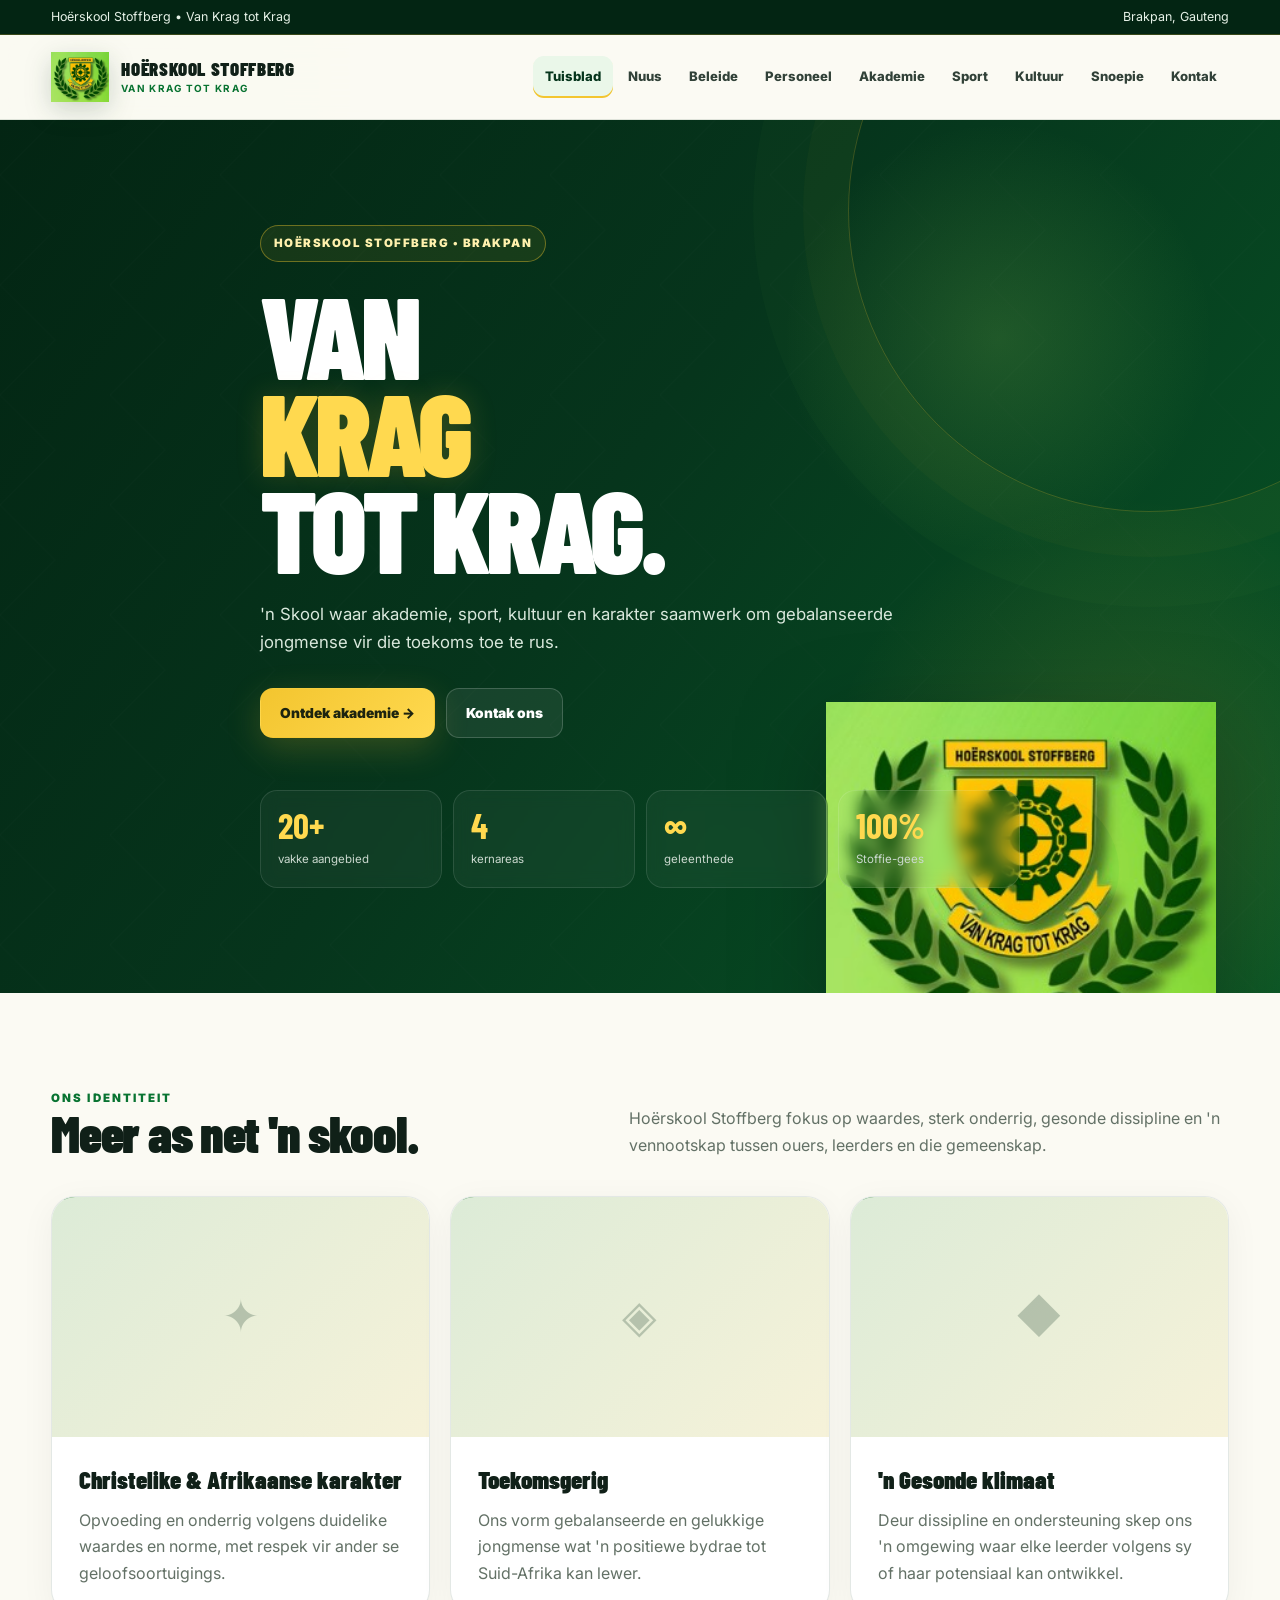
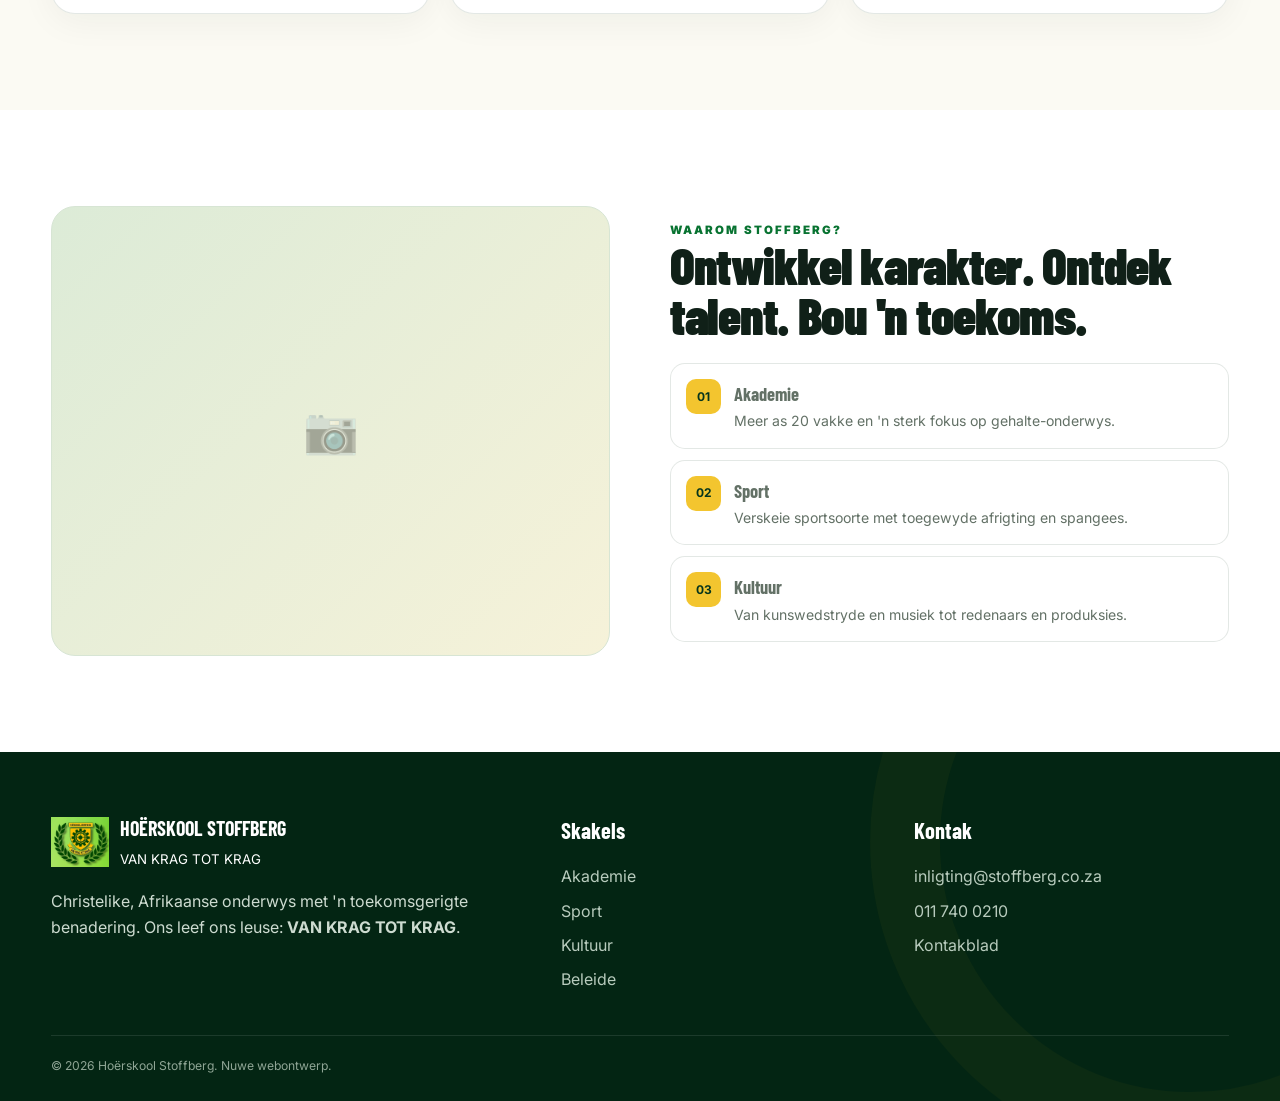
<file: index.html>
<!doctype html><html lang="af"><head><meta charset="utf-8"><meta name="viewport" content="width=device-width,initial-scale=1"><meta name="description" content="Hoërskool Stoffberg — akademie, sport, kultuur en skoolinligting."><title>Tuisblad | Hoërskool Stoffberg</title><link rel="stylesheet" href="assets/style.css"></head><body><div class="topbar"><div class="container"><span>Hoërskool Stoffberg • Van Krag tot Krag</span><span>Brakpan, Gauteng</span></div></div>
<header><div class="container nav"><a class="brand" href="index.html"><img src="assets/stoffberg-logo.png" alt="Hoërskool Stoffberg logo"><span class="brand-text">HOËRSKOOL STOFFBERG<small>VAN KRAG TOT KRAG</small></span></a><button class="nav-toggle" aria-label="Maak navigasie oop" aria-expanded="false">☰</button><ul class="nav-links"><li><a class="active" href="index.html">Tuisblad</a></li><li><a class="" href="nuus.html">Nuus</a></li><li><a class="" href="beleide.html">Beleide</a></li><li><a class="" href="personeel.html">Personeel</a></li><li><a class="" href="akademie.html">Akademie</a></li><li><a class="" href="sport.html">Sport</a></li><li><a class="" href="kultuur.html">Kultuur</a></li><li><a class="" href="snoepie.html">Snoepie</a></li><li><a class="" href="kontak.html">Kontak</a></li></ul></div></header><section class="hero"><div class="hero-grid"></div><div class="hero-content container reveal"><span class="eyebrow">Hoërskool Stoffberg • Brakpan</span><h1>Van <span>krag</span> tot krag.</h1><p>'n Skool waar akademie, sport, kultuur en karakter saamwerk om gebalanseerde jongmense vir die toekoms toe te rus.</p><div class="actions"><a class="btn btn-primary" href="akademie.html">Ontdek akademie →</a><a class="btn btn-light" href="kontak.html">Kontak ons</a></div><div class="stats"><div class="stat"><strong>20+</strong><span>vakke aangebied</span></div><div class="stat"><strong>4</strong><span>kernareas</span></div><div class="stat"><strong>∞</strong><span>geleenthede</span></div><div class="stat"><strong>100%</strong><span>Stoffie-gees</span></div></div></div><div class="hero-crest"><img src="assets/stoffberg-logo.png" alt="Hoërskool Stoffberg wapen"></div></section>
<section class="section"><div class="container"><div class="section-head reveal"><div><div class="kicker">Ons identiteit</div><h2>Meer as net 'n skool.</h2></div><p>Hoërskool Stoffberg fokus op waardes, sterk onderrig, gesonde dissipline en 'n vennootskap tussen ouers, leerders en die gemeenskap.</p></div><div class="cards"><article class="card reveal"><div class="placeholder"><span class="icon">✦</span></div><h3>Christelike & Afrikaanse karakter</h3><p>Opvoeding en onderrig volgens duidelike waardes en norme, met respek vir ander se geloofsoortuigings.</p></article><article class="card reveal"><div class="placeholder"><span class="icon">◈</span></div><h3>Toekomsgerig</h3><p>Ons vorm gebalanseerde en gelukkige jongmense wat 'n positiewe bydrae tot Suid-Afrika kan lewer.</p></article><article class="card reveal"><div class="placeholder"><span class="icon">◆</span></div><h3>'n Gesonde klimaat</h3><p>Deur dissipline en ondersteuning skep ons 'n omgewing waar elke leerder volgens sy of haar potensiaal kan ontwikkel.</p></article></div></div></section>
<section class="section alt"><div class="container feature"><div class="placeholder reveal"><span class="icon">📷</span></div><div class="reveal"><div class="kicker">Waarom Stoffberg?</div><h2>Ontwikkel karakter. Ontdek talent. Bou 'n toekoms.</h2><div class="checks"><div class="check"><b>01</b><span><strong>Akademie</strong><br>Meer as 20 vakke en 'n sterk fokus op gehalte-onderwys.</span></div><div class="check"><b>02</b><span><strong>Sport</strong><br>Verskeie sportsoorte met toegewyde afrigting en spangees.</span></div><div class="check"><b>03</b><span><strong>Kultuur</strong><br>Van kunswedstryde en musiek tot redenaars en produksies.</span></div></div></div></div></section><footer><div class="container footer-grid"><div><div class="footer-brand"><img src="assets/stoffberg-logo.png" alt="Hoërskool Stoffberg logo"><span><strong style="font-family:'Barlow Condensed';font-size:1.25rem">HOËRSKOOL STOFFBERG</strong><br><small>VAN KRAG TOT KRAG</small></span></div><p style="margin-top:16px;max-width:450px">Christelike, Afrikaanse onderwys met 'n toekomsgerigte benadering. Ons leef ons leuse: <strong>VAN KRAG TOT KRAG</strong>.</p></div><div><h3>Skakels</h3><a href="akademie.html">Akademie</a><a href="sport.html">Sport</a><a href="kultuur.html">Kultuur</a><a href="beleide.html">Beleide</a></div><div><h3>Kontak</h3><a href="mailto:inligting@stoffberg.co.za">inligting@stoffberg.co.za</a><a href="tel:0117400210">011 740 0210</a><a href="kontak.html">Kontakblad</a></div></div><div class="container copyright">© 2026 Hoërskool Stoffberg. Nuwe webontwerp.</div></footer><button class="backtop" aria-label="Terug boontoe">↑</button><script src="assets/script.js"></script></body></html>
</file>
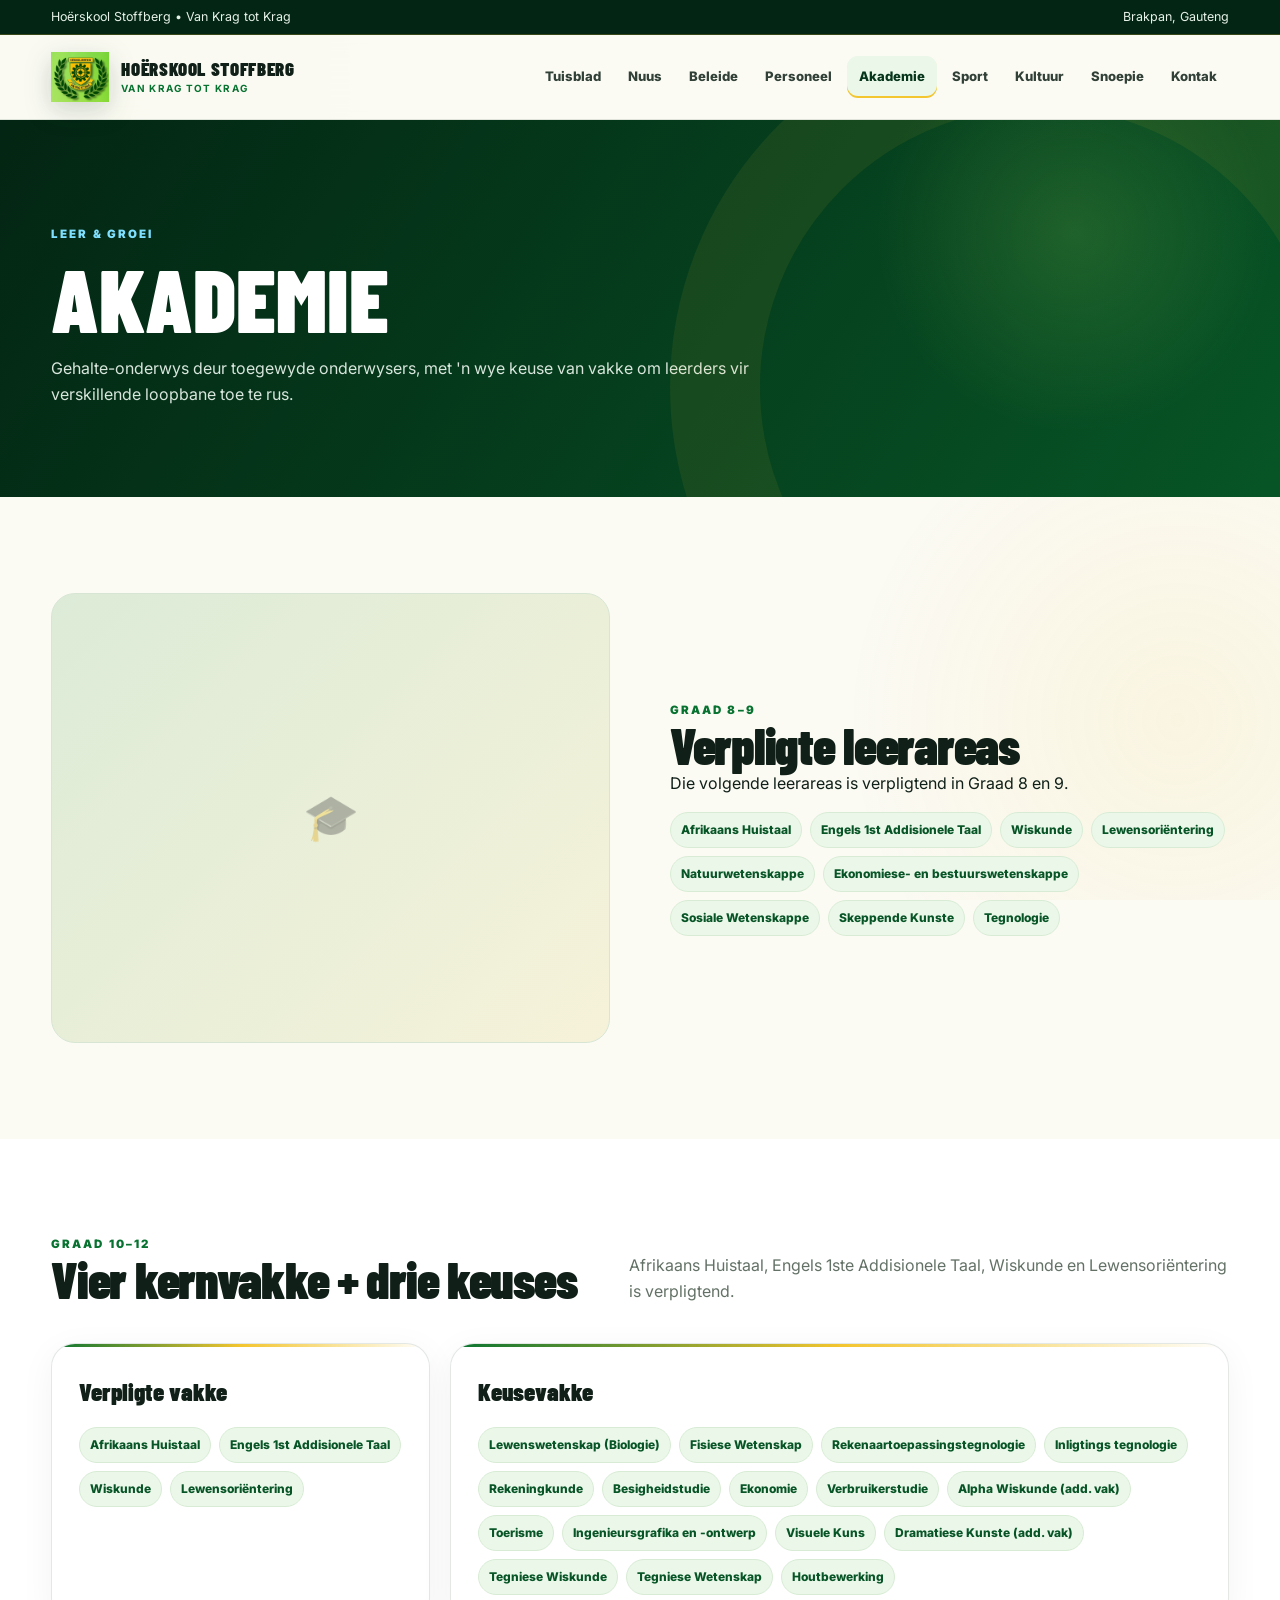
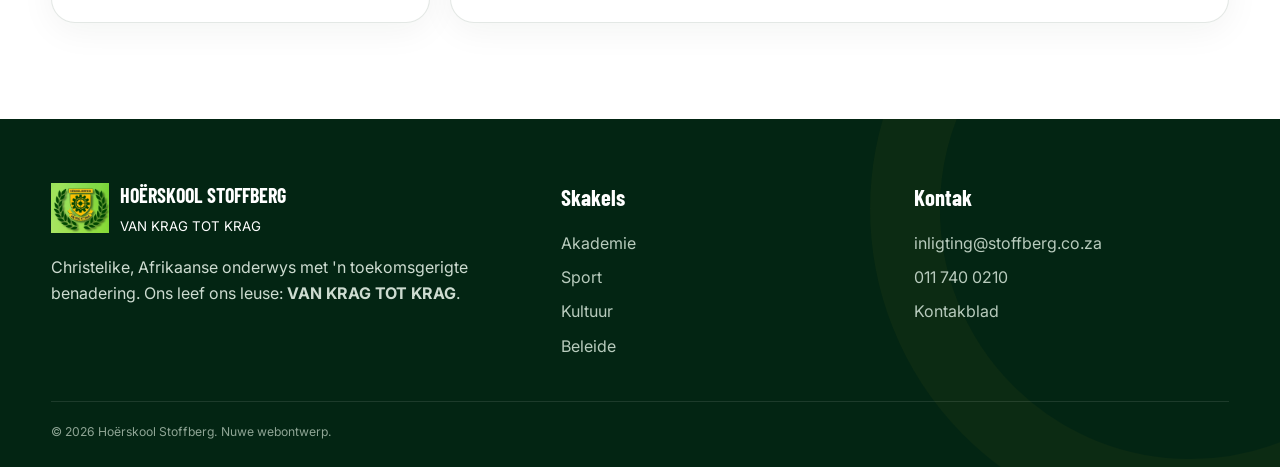
<file: akademie.html>
<!doctype html><html lang="af"><head><meta charset="utf-8"><meta name="viewport" content="width=device-width,initial-scale=1"><meta name="description" content="Hoërskool Stoffberg — akademie, sport, kultuur en skoolinligting."><title>Akademie | Hoërskool Stoffberg</title><link rel="stylesheet" href="assets/style.css"></head><body><div class="topbar"><div class="container"><span>Hoërskool Stoffberg • Van Krag tot Krag</span><span>Brakpan, Gauteng</span></div></div>
<header><div class="container nav"><a class="brand" href="index.html"><img src="assets/stoffberg-logo.png" alt="Hoërskool Stoffberg logo"><span class="brand-text">HOËRSKOOL STOFFBERG<small>VAN KRAG TOT KRAG</small></span></a><button class="nav-toggle" aria-label="Maak navigasie oop" aria-expanded="false">☰</button><ul class="nav-links"><li><a class="" href="index.html">Tuisblad</a></li><li><a class="" href="nuus.html">Nuus</a></li><li><a class="" href="beleide.html">Beleide</a></li><li><a class="" href="personeel.html">Personeel</a></li><li><a class="active" href="akademie.html">Akademie</a></li><li><a class="" href="sport.html">Sport</a></li><li><a class="" href="kultuur.html">Kultuur</a></li><li><a class="" href="snoepie.html">Snoepie</a></li><li><a class="" href="kontak.html">Kontak</a></li></ul></div></header><section class="page-hero"><div class="shape"></div><div class="container reveal"><div class="kicker" style="color:#7edfff">Leer & groei</div><h1>Akademie</h1><p>Gehalte-onderwys deur toegewyde onderwysers, met 'n wye keuse van vakke om leerders vir verskillende loopbane toe te rus.</p></div></section>
<section class="section"><div class="container"><div class="feature"><div class="placeholder reveal"><span class="icon">🎓</span></div><div class="reveal"><div class="kicker">Graad 8–9</div><h2>Verpligte leerareas</h2><p>Die volgende leerareas is verpligtend in Graad 8 en 9.</p><div class="tags"><span class="tag">Afrikaans Huistaal</span><span class="tag">Engels 1st Addisionele Taal</span><span class="tag">Wiskunde</span><span class="tag">Lewensoriëntering</span><span class="tag">Natuurwetenskappe</span><span class="tag">Ekonomiese- en bestuurswetenskappe</span><span class="tag">Sosiale Wetenskappe</span><span class="tag">Skeppende Kunste</span><span class="tag">Tegnologie</span></div></div></div></div></section>
<section class="section alt"><div class="container"><div class="section-head reveal"><div><div class="kicker">Graad 10–12</div><h2>Vier kernvakke + drie keuses</h2></div><p>Afrikaans Huistaal, Engels 1ste Addisionele Taal, Wiskunde en Lewensoriëntering is verpligtend.</p></div><div class="cards"><article class="card reveal"><h3>Verpligte vakke</h3><div class="tags"><span class="tag">Afrikaans Huistaal</span><span class="tag">Engels 1st Addisionele Taal</span><span class="tag">Wiskunde</span><span class="tag">Lewensoriëntering</span></div></article><article class="card reveal" style="grid-column:span 2"><h3>Keusevakke</h3><div class="tags"><span class="tag">Lewenswetenskap (Biologie)</span><span class="tag">Fisiese Wetenskap</span><span class="tag">Rekenaartoepassingstegnologie</span><span class="tag">Inligtings tegnologie</span><span class="tag">Rekeningkunde</span><span class="tag">Besigheidstudie</span><span class="tag">Ekonomie</span><span class="tag">Verbruikerstudie</span><span class="tag">Alpha Wiskunde (add. vak)</span><span class="tag">Toerisme</span><span class="tag">Ingenieursgrafika en -ontwerp</span><span class="tag">Visuele Kuns</span><span class="tag">Dramatiese Kunste (add. vak)</span><span class="tag">Tegniese Wiskunde</span><span class="tag">Tegniese Wetenskap</span><span class="tag">Houtbewerking</span></div></article></div></div></section><footer><div class="container footer-grid"><div><div class="footer-brand"><img src="assets/stoffberg-logo.png" alt="Hoërskool Stoffberg logo"><span><strong style="font-family:'Barlow Condensed';font-size:1.25rem">HOËRSKOOL STOFFBERG</strong><br><small>VAN KRAG TOT KRAG</small></span></div><p style="margin-top:16px;max-width:450px">Christelike, Afrikaanse onderwys met 'n toekomsgerigte benadering. Ons leef ons leuse: <strong>VAN KRAG TOT KRAG</strong>.</p></div><div><h3>Skakels</h3><a href="akademie.html">Akademie</a><a href="sport.html">Sport</a><a href="kultuur.html">Kultuur</a><a href="beleide.html">Beleide</a></div><div><h3>Kontak</h3><a href="mailto:inligting@stoffberg.co.za">inligting@stoffberg.co.za</a><a href="tel:0117400210">011 740 0210</a><a href="kontak.html">Kontakblad</a></div></div><div class="container copyright">© 2026 Hoërskool Stoffberg. Nuwe webontwerp.</div></footer><button class="backtop" aria-label="Terug boontoe">↑</button><script src="assets/script.js"></script></body></html>
</file>
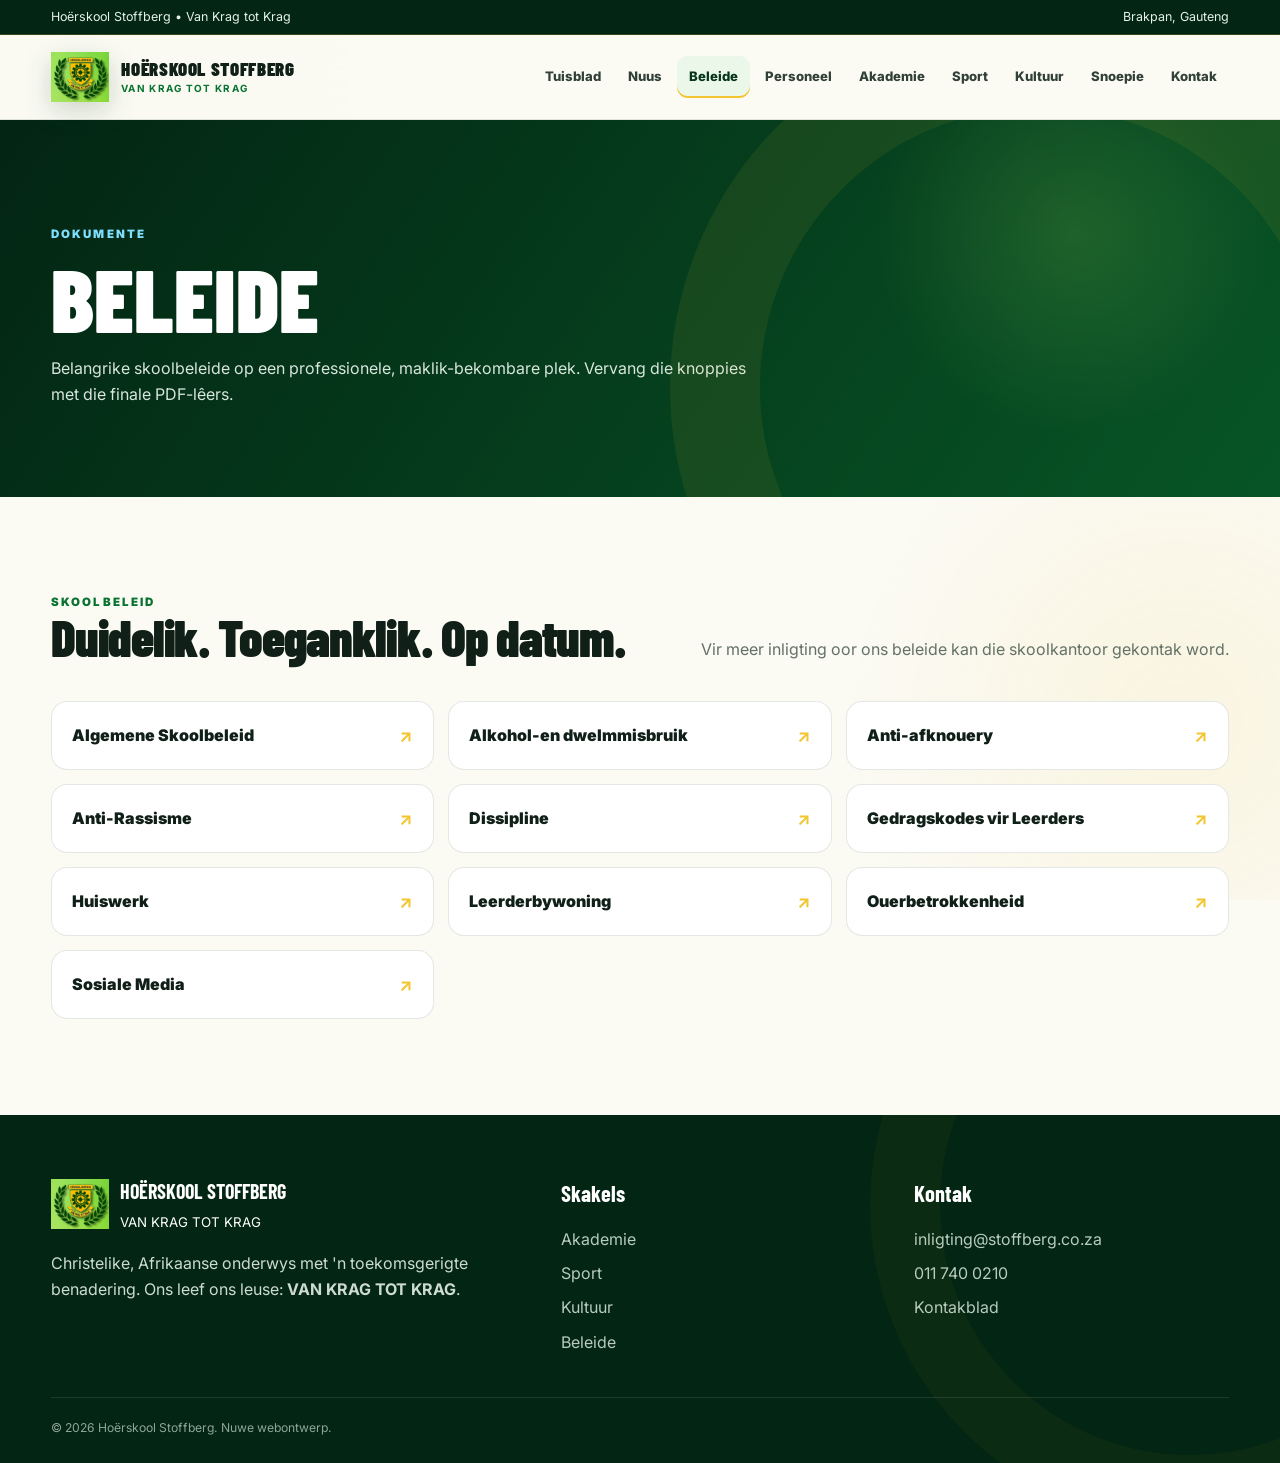
<file: beleide.html>
<!doctype html><html lang="af"><head><meta charset="utf-8"><meta name="viewport" content="width=device-width,initial-scale=1"><meta name="description" content="Hoërskool Stoffberg — akademie, sport, kultuur en skoolinligting."><title>Beleide | Hoërskool Stoffberg</title><link rel="stylesheet" href="assets/style.css"></head><body><div class="topbar"><div class="container"><span>Hoërskool Stoffberg • Van Krag tot Krag</span><span>Brakpan, Gauteng</span></div></div>
<header><div class="container nav"><a class="brand" href="index.html"><img src="assets/stoffberg-logo.png" alt="Hoërskool Stoffberg logo"><span class="brand-text">HOËRSKOOL STOFFBERG<small>VAN KRAG TOT KRAG</small></span></a><button class="nav-toggle" aria-label="Maak navigasie oop" aria-expanded="false">☰</button><ul class="nav-links"><li><a class="" href="index.html">Tuisblad</a></li><li><a class="" href="nuus.html">Nuus</a></li><li><a class="active" href="beleide.html">Beleide</a></li><li><a class="" href="personeel.html">Personeel</a></li><li><a class="" href="akademie.html">Akademie</a></li><li><a class="" href="sport.html">Sport</a></li><li><a class="" href="kultuur.html">Kultuur</a></li><li><a class="" href="snoepie.html">Snoepie</a></li><li><a class="" href="kontak.html">Kontak</a></li></ul></div></header><section class="page-hero"><div class="shape"></div><div class="container reveal"><div class="kicker" style="color:#7edfff">Dokumente</div><h1>Beleide</h1><p>Belangrike skoolbeleide op een professionele, maklik-bekombare plek. Vervang die knoppies met die finale PDF-lêers.</p></div></section><section class="section"><div class="container"><div class="section-head reveal"><div><div class="kicker">Skoolbeleid</div><h2>Duidelik. Toeganklik. Op datum.</h2></div><p>Vir meer inligting oor ons beleide kan die skoolkantoor gekontak word.</p></div><div class="policy-grid"><a class="policy reveal" href="#"><span>Algemene Skoolbeleid</span><b>↗</b></a><a class="policy reveal" href="#"><span>Alkohol-en dwelmmisbruik</span><b>↗</b></a><a class="policy reveal" href="#"><span>Anti-afknouery</span><b>↗</b></a><a class="policy reveal" href="#"><span>Anti-Rassisme</span><b>↗</b></a><a class="policy reveal" href="#"><span>Dissipline</span><b>↗</b></a><a class="policy reveal" href="#"><span>Gedragskodes vir Leerders</span><b>↗</b></a><a class="policy reveal" href="#"><span>Huiswerk</span><b>↗</b></a><a class="policy reveal" href="#"><span>Leerderbywoning</span><b>↗</b></a><a class="policy reveal" href="#"><span>Ouerbetrokkenheid</span><b>↗</b></a><a class="policy reveal" href="#"><span>Sosiale Media</span><b>↗</b></a></div></div></section><footer><div class="container footer-grid"><div><div class="footer-brand"><img src="assets/stoffberg-logo.png" alt="Hoërskool Stoffberg logo"><span><strong style="font-family:'Barlow Condensed';font-size:1.25rem">HOËRSKOOL STOFFBERG</strong><br><small>VAN KRAG TOT KRAG</small></span></div><p style="margin-top:16px;max-width:450px">Christelike, Afrikaanse onderwys met 'n toekomsgerigte benadering. Ons leef ons leuse: <strong>VAN KRAG TOT KRAG</strong>.</p></div><div><h3>Skakels</h3><a href="akademie.html">Akademie</a><a href="sport.html">Sport</a><a href="kultuur.html">Kultuur</a><a href="beleide.html">Beleide</a></div><div><h3>Kontak</h3><a href="mailto:inligting@stoffberg.co.za">inligting@stoffberg.co.za</a><a href="tel:0117400210">011 740 0210</a><a href="kontak.html">Kontakblad</a></div></div><div class="container copyright">© 2026 Hoërskool Stoffberg. Nuwe webontwerp.</div></footer><button class="backtop" aria-label="Terug boontoe">↑</button><script src="assets/script.js"></script></body></html>
</file>
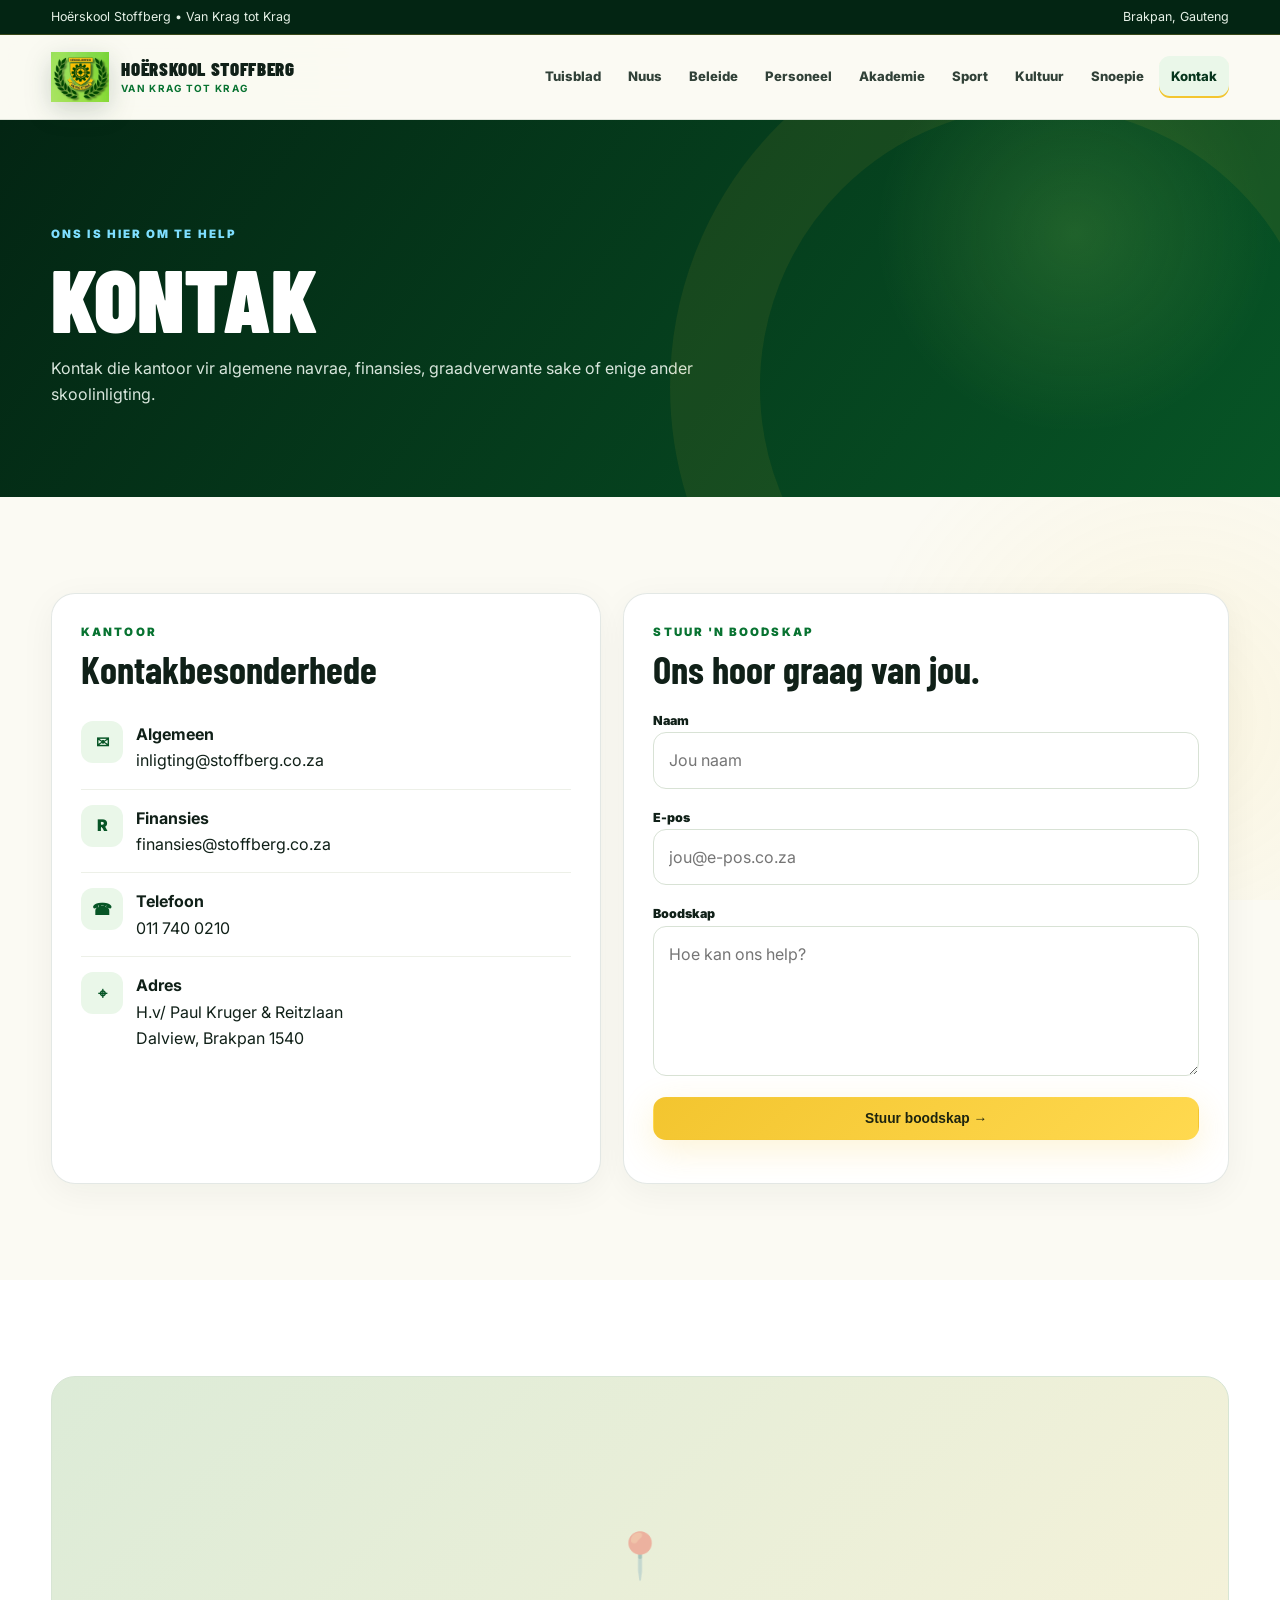
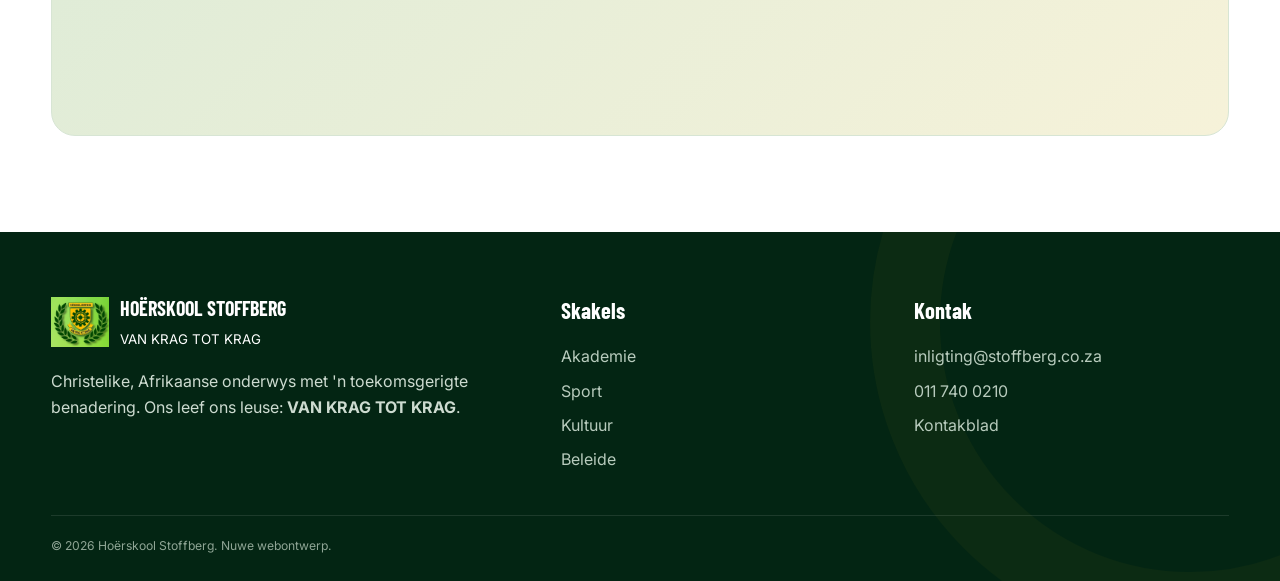
<file: kontak.html>
<!doctype html><html lang="af"><head><meta charset="utf-8"><meta name="viewport" content="width=device-width,initial-scale=1"><meta name="description" content="Hoërskool Stoffberg — akademie, sport, kultuur en skoolinligting."><title>Kontak | Hoërskool Stoffberg</title><link rel="stylesheet" href="assets/style.css"></head><body><div class="topbar"><div class="container"><span>Hoërskool Stoffberg • Van Krag tot Krag</span><span>Brakpan, Gauteng</span></div></div>
<header><div class="container nav"><a class="brand" href="index.html"><img src="assets/stoffberg-logo.png" alt="Hoërskool Stoffberg logo"><span class="brand-text">HOËRSKOOL STOFFBERG<small>VAN KRAG TOT KRAG</small></span></a><button class="nav-toggle" aria-label="Maak navigasie oop" aria-expanded="false">☰</button><ul class="nav-links"><li><a class="" href="index.html">Tuisblad</a></li><li><a class="" href="nuus.html">Nuus</a></li><li><a class="" href="beleide.html">Beleide</a></li><li><a class="" href="personeel.html">Personeel</a></li><li><a class="" href="akademie.html">Akademie</a></li><li><a class="" href="sport.html">Sport</a></li><li><a class="" href="kultuur.html">Kultuur</a></li><li><a class="" href="snoepie.html">Snoepie</a></li><li><a class="active" href="kontak.html">Kontak</a></li></ul></div></header><section class="page-hero"><div class="shape"></div><div class="container reveal"><div class="kicker" style="color:#7edfff">Ons is hier om te help</div><h1>Kontak</h1><p>Kontak die kantoor vir algemene navrae, finansies, graadverwante sake of enige ander skoolinligting.</p></div></section>
<section class="section"><div class="container contact-grid"><div class="contact-box reveal"><div class="kicker">Kantoor</div><h2>Kontakbesonderhede</h2><div class="contact-item"><div class="contact-icon">✉</div><div><strong>Algemeen</strong><br><a href="mailto:inligting@stoffberg.co.za">inligting@stoffberg.co.za</a></div></div><div class="contact-item"><div class="contact-icon">R</div><div><strong>Finansies</strong><br><a href="mailto:finansies@stoffberg.co.za">finansies@stoffberg.co.za</a></div></div><div class="contact-item"><div class="contact-icon">☎</div><div><strong>Telefoon</strong><br><a href="tel:0117400210">011 740 0210</a></div></div><div class="contact-item"><div class="contact-icon">⌖</div><div><strong>Adres</strong><br>H.v/ Paul Kruger & Reitzlaan<br>Dalview, Brakpan 1540</div></div></div>
<div class="contact-box reveal"><div class="kicker">Stuur 'n boodskap</div><h2>Ons hoor graag van jou.</h2><form><div><label>Naam</label><input required placeholder="Jou naam"></div><div><label>E-pos</label><input type="email" required placeholder="jou@e-pos.co.za"></div><div><label>Boodskap</label><textarea required placeholder="Hoe kan ons help?"></textarea></div><button class="btn btn-primary" type="submit">Stuur boodskap →</button><small class="form-msg"></small></form></div></div></section>
<section class="section alt"><div class="container"><div class="placeholder reveal" style="min-height:360px"><span class="icon">📍</span></div></div></section><footer><div class="container footer-grid"><div><div class="footer-brand"><img src="assets/stoffberg-logo.png" alt="Hoërskool Stoffberg logo"><span><strong style="font-family:'Barlow Condensed';font-size:1.25rem">HOËRSKOOL STOFFBERG</strong><br><small>VAN KRAG TOT KRAG</small></span></div><p style="margin-top:16px;max-width:450px">Christelike, Afrikaanse onderwys met 'n toekomsgerigte benadering. Ons leef ons leuse: <strong>VAN KRAG TOT KRAG</strong>.</p></div><div><h3>Skakels</h3><a href="akademie.html">Akademie</a><a href="sport.html">Sport</a><a href="kultuur.html">Kultuur</a><a href="beleide.html">Beleide</a></div><div><h3>Kontak</h3><a href="mailto:inligting@stoffberg.co.za">inligting@stoffberg.co.za</a><a href="tel:0117400210">011 740 0210</a><a href="kontak.html">Kontakblad</a></div></div><div class="container copyright">© 2026 Hoërskool Stoffberg. Nuwe webontwerp.</div></footer><button class="backtop" aria-label="Terug boontoe">↑</button><script src="assets/script.js"></script></body></html>
</file>
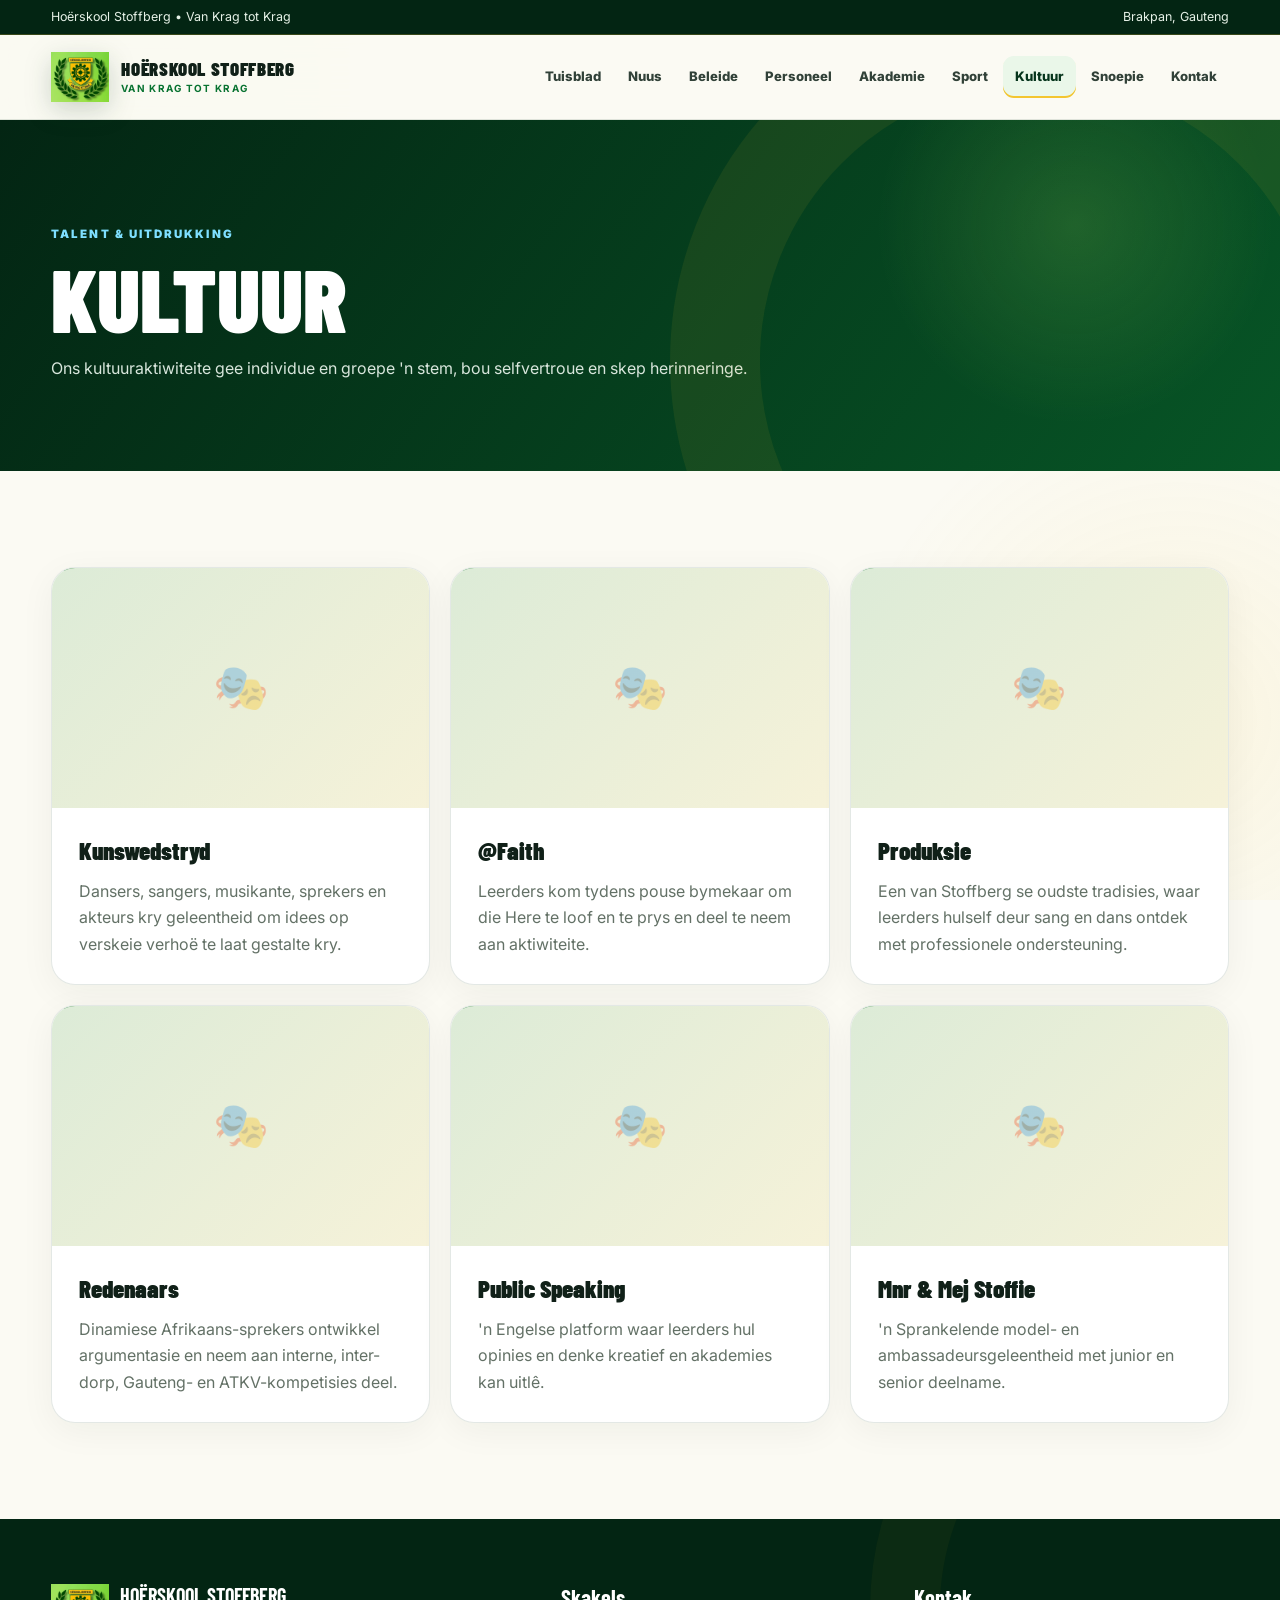
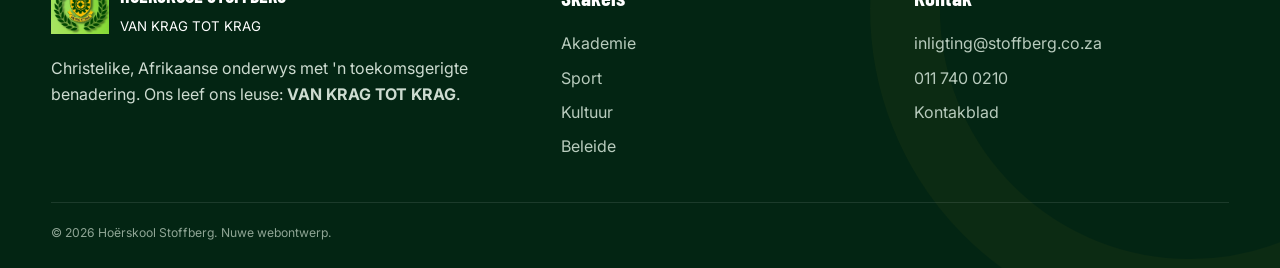
<file: kultuur.html>
<!doctype html><html lang="af"><head><meta charset="utf-8"><meta name="viewport" content="width=device-width,initial-scale=1"><meta name="description" content="Hoërskool Stoffberg — akademie, sport, kultuur en skoolinligting."><title>Kultuur | Hoërskool Stoffberg</title><link rel="stylesheet" href="assets/style.css"></head><body><div class="topbar"><div class="container"><span>Hoërskool Stoffberg • Van Krag tot Krag</span><span>Brakpan, Gauteng</span></div></div>
<header><div class="container nav"><a class="brand" href="index.html"><img src="assets/stoffberg-logo.png" alt="Hoërskool Stoffberg logo"><span class="brand-text">HOËRSKOOL STOFFBERG<small>VAN KRAG TOT KRAG</small></span></a><button class="nav-toggle" aria-label="Maak navigasie oop" aria-expanded="false">☰</button><ul class="nav-links"><li><a class="" href="index.html">Tuisblad</a></li><li><a class="" href="nuus.html">Nuus</a></li><li><a class="" href="beleide.html">Beleide</a></li><li><a class="" href="personeel.html">Personeel</a></li><li><a class="" href="akademie.html">Akademie</a></li><li><a class="" href="sport.html">Sport</a></li><li><a class="active" href="kultuur.html">Kultuur</a></li><li><a class="" href="snoepie.html">Snoepie</a></li><li><a class="" href="kontak.html">Kontak</a></li></ul></div></header><section class="page-hero"><div class="shape"></div><div class="container reveal"><div class="kicker" style="color:#7edfff">Talent & uitdrukking</div><h1>Kultuur</h1><p>Ons kultuuraktiwiteite gee individue en groepe 'n stem, bou selfvertroue en skep herinneringe.</p></div></section><section class="section"><div class="container"><div class="cards"><article class="card reveal"><div class="placeholder"><span class="icon">🎭</span></div><h3>Kunswedstryd</h3><p>Dansers, sangers, musikante, sprekers en akteurs kry geleentheid om idees op verskeie verhoë te laat gestalte kry.</p></article><article class="card reveal"><div class="placeholder"><span class="icon">🎭</span></div><h3>@Faith</h3><p>Leerders kom tydens pouse bymekaar om die Here te loof en te prys en deel te neem aan aktiwiteite.</p></article><article class="card reveal"><div class="placeholder"><span class="icon">🎭</span></div><h3>Produksie</h3><p>Een van Stoffberg se oudste tradisies, waar leerders hulself deur sang en dans ontdek met professionele ondersteuning.</p></article><article class="card reveal"><div class="placeholder"><span class="icon">🎭</span></div><h3>Redenaars</h3><p>Dinamiese Afrikaans-sprekers ontwikkel argumentasie en neem aan interne, inter-dorp, Gauteng- en ATKV-kompetisies deel.</p></article><article class="card reveal"><div class="placeholder"><span class="icon">🎭</span></div><h3>Public Speaking</h3><p>'n Engelse platform waar leerders hul opinies en denke kreatief en akademies kan uitlê.</p></article><article class="card reveal"><div class="placeholder"><span class="icon">🎭</span></div><h3>Mnr & Mej Stoffie</h3><p>'n Sprankelende model- en ambassadeursgeleentheid met junior en senior deelname.</p></article></div></div></section><footer><div class="container footer-grid"><div><div class="footer-brand"><img src="assets/stoffberg-logo.png" alt="Hoërskool Stoffberg logo"><span><strong style="font-family:'Barlow Condensed';font-size:1.25rem">HOËRSKOOL STOFFBERG</strong><br><small>VAN KRAG TOT KRAG</small></span></div><p style="margin-top:16px;max-width:450px">Christelike, Afrikaanse onderwys met 'n toekomsgerigte benadering. Ons leef ons leuse: <strong>VAN KRAG TOT KRAG</strong>.</p></div><div><h3>Skakels</h3><a href="akademie.html">Akademie</a><a href="sport.html">Sport</a><a href="kultuur.html">Kultuur</a><a href="beleide.html">Beleide</a></div><div><h3>Kontak</h3><a href="mailto:inligting@stoffberg.co.za">inligting@stoffberg.co.za</a><a href="tel:0117400210">011 740 0210</a><a href="kontak.html">Kontakblad</a></div></div><div class="container copyright">© 2026 Hoërskool Stoffberg. Nuwe webontwerp.</div></footer><button class="backtop" aria-label="Terug boontoe">↑</button><script src="assets/script.js"></script></body></html>
</file>
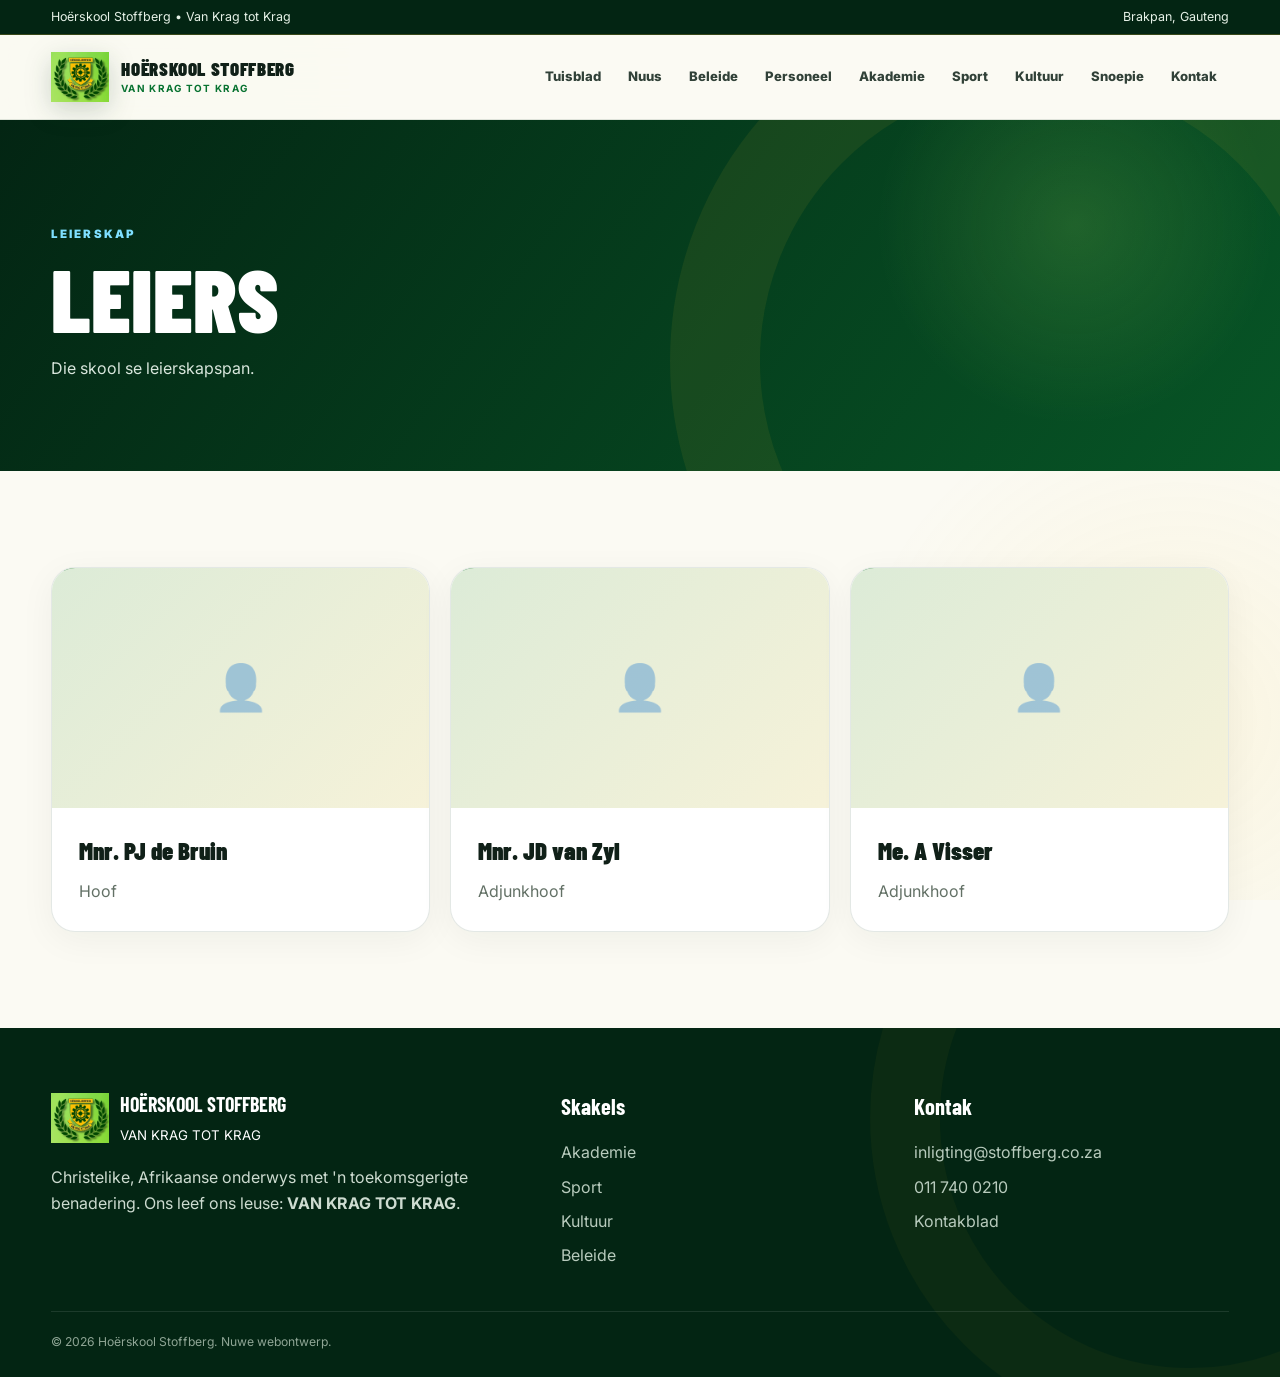
<file: leiers.html>
<!doctype html><html lang="af"><head><meta charset="utf-8"><meta name="viewport" content="width=device-width,initial-scale=1"><meta name="description" content="Hoërskool Stoffberg — akademie, sport, kultuur en skoolinligting."><title>Leiers | Hoërskool Stoffberg</title><link rel="stylesheet" href="assets/style.css"></head><body><div class="topbar"><div class="container"><span>Hoërskool Stoffberg • Van Krag tot Krag</span><span>Brakpan, Gauteng</span></div></div>
<header><div class="container nav"><a class="brand" href="index.html"><img src="assets/stoffberg-logo.png" alt="Hoërskool Stoffberg logo"><span class="brand-text">HOËRSKOOL STOFFBERG<small>VAN KRAG TOT KRAG</small></span></a><button class="nav-toggle" aria-label="Maak navigasie oop" aria-expanded="false">☰</button><ul class="nav-links"><li><a class="" href="index.html">Tuisblad</a></li><li><a class="" href="nuus.html">Nuus</a></li><li><a class="" href="beleide.html">Beleide</a></li><li><a class="" href="personeel.html">Personeel</a></li><li><a class="" href="akademie.html">Akademie</a></li><li><a class="" href="sport.html">Sport</a></li><li><a class="" href="kultuur.html">Kultuur</a></li><li><a class="" href="snoepie.html">Snoepie</a></li><li><a class="" href="kontak.html">Kontak</a></li></ul></div></header><section class="page-hero"><div class="shape"></div><div class="container reveal"><div class="kicker" style="color:#7edfff">Leierskap</div><h1>Leiers</h1><p>Die skool se leierskapspan.</p></div></section><section class="section"><div class="container"><div class="cards"><article class="card reveal"><div class="placeholder"><span class="icon">👤</span></div><h3>Mnr. PJ de Bruin</h3><p>Hoof</p></article><article class="card reveal"><div class="placeholder"><span class="icon">👤</span></div><h3>Mnr. JD van Zyl</h3><p>Adjunkhoof</p></article><article class="card reveal"><div class="placeholder"><span class="icon">👤</span></div><h3>Me. A Visser</h3><p>Adjunkhoof</p></article></div></div></section><footer><div class="container footer-grid"><div><div class="footer-brand"><img src="assets/stoffberg-logo.png" alt="Hoërskool Stoffberg logo"><span><strong style="font-family:'Barlow Condensed';font-size:1.25rem">HOËRSKOOL STOFFBERG</strong><br><small>VAN KRAG TOT KRAG</small></span></div><p style="margin-top:16px;max-width:450px">Christelike, Afrikaanse onderwys met 'n toekomsgerigte benadering. Ons leef ons leuse: <strong>VAN KRAG TOT KRAG</strong>.</p></div><div><h3>Skakels</h3><a href="akademie.html">Akademie</a><a href="sport.html">Sport</a><a href="kultuur.html">Kultuur</a><a href="beleide.html">Beleide</a></div><div><h3>Kontak</h3><a href="mailto:inligting@stoffberg.co.za">inligting@stoffberg.co.za</a><a href="tel:0117400210">011 740 0210</a><a href="kontak.html">Kontakblad</a></div></div><div class="container copyright">© 2026 Hoërskool Stoffberg. Nuwe webontwerp.</div></footer><button class="backtop" aria-label="Terug boontoe">↑</button><script src="assets/script.js"></script></body></html>
</file>
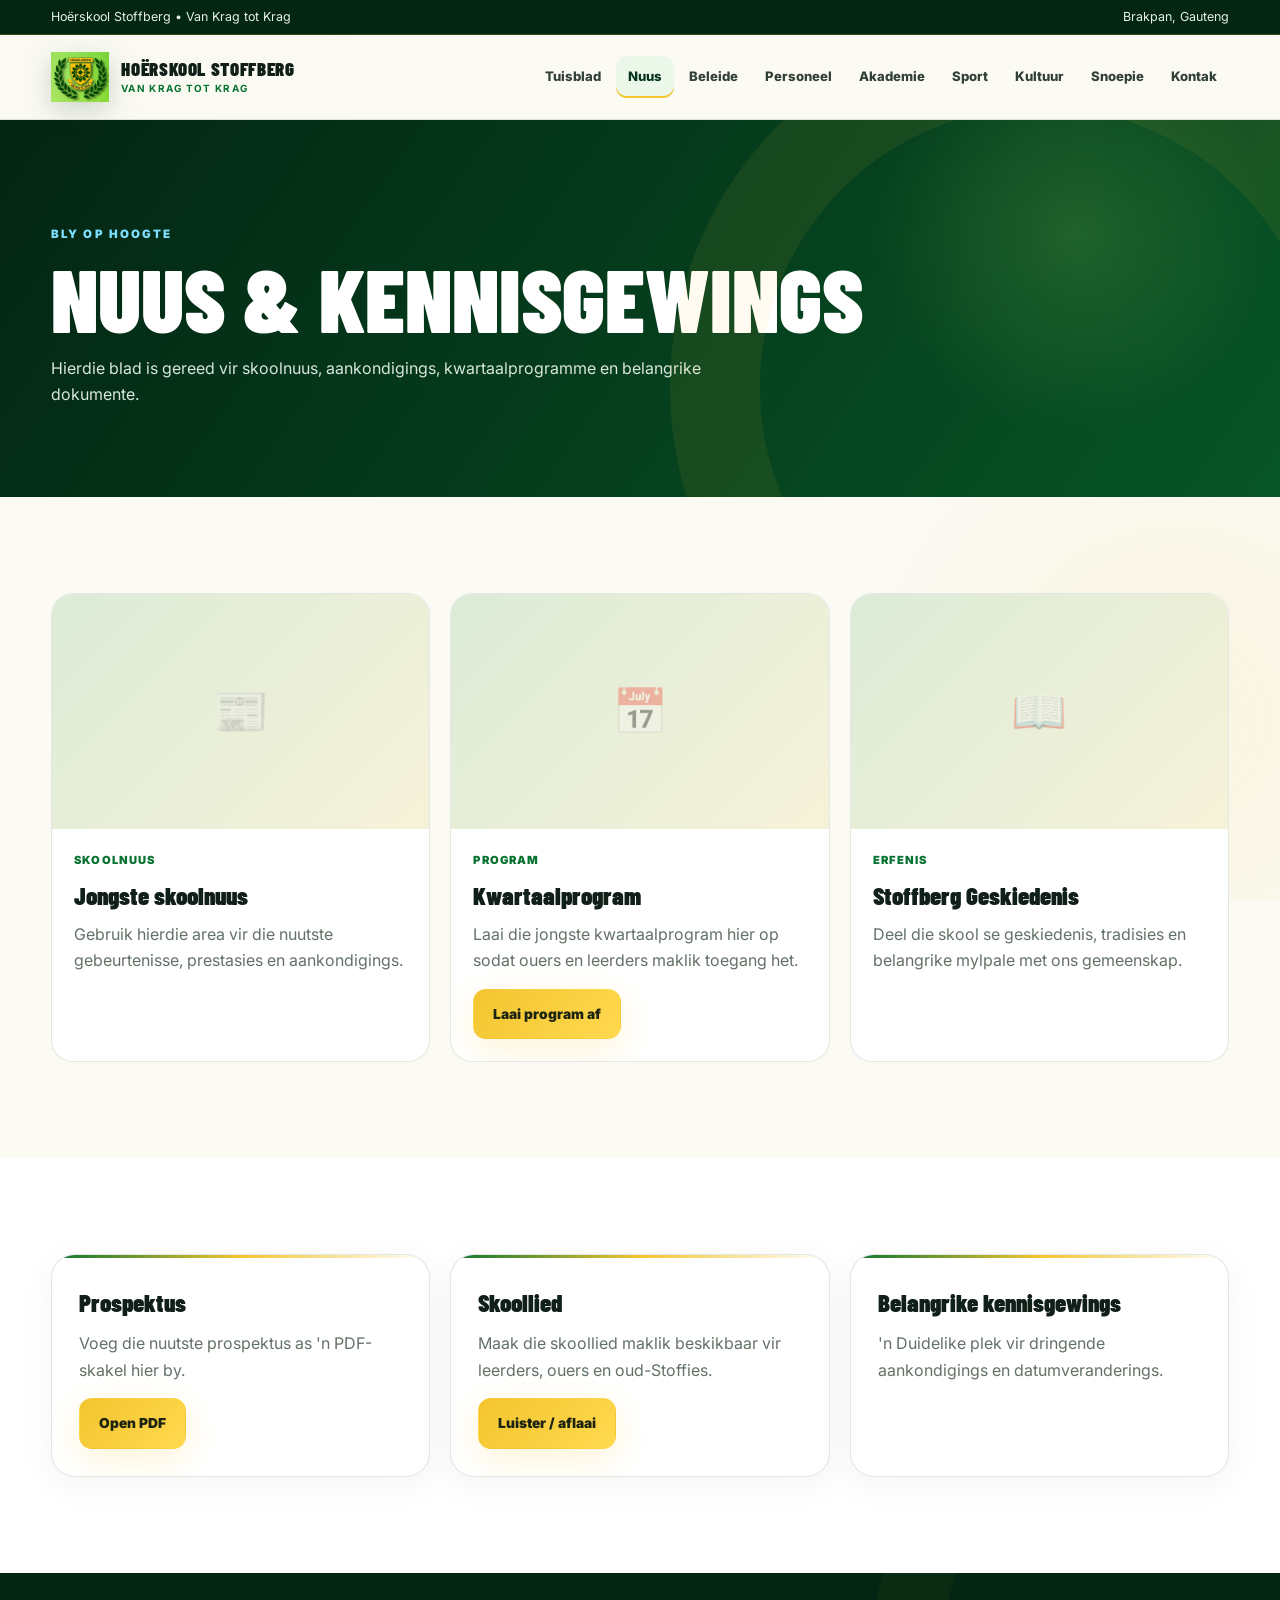
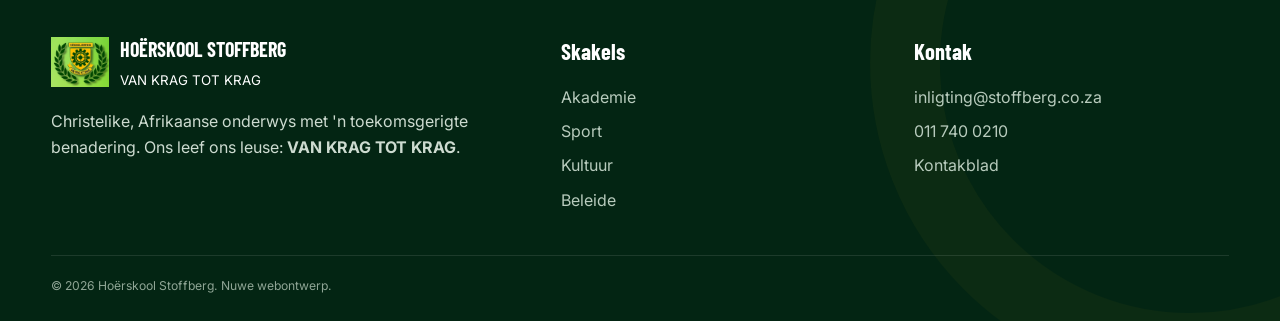
<file: nuus.html>
<!doctype html><html lang="af"><head><meta charset="utf-8"><meta name="viewport" content="width=device-width,initial-scale=1"><meta name="description" content="Hoërskool Stoffberg — akademie, sport, kultuur en skoolinligting."><title>Nuus | Hoërskool Stoffberg</title><link rel="stylesheet" href="assets/style.css"></head><body><div class="topbar"><div class="container"><span>Hoërskool Stoffberg • Van Krag tot Krag</span><span>Brakpan, Gauteng</span></div></div>
<header><div class="container nav"><a class="brand" href="index.html"><img src="assets/stoffberg-logo.png" alt="Hoërskool Stoffberg logo"><span class="brand-text">HOËRSKOOL STOFFBERG<small>VAN KRAG TOT KRAG</small></span></a><button class="nav-toggle" aria-label="Maak navigasie oop" aria-expanded="false">☰</button><ul class="nav-links"><li><a class="" href="index.html">Tuisblad</a></li><li><a class="active" href="nuus.html">Nuus</a></li><li><a class="" href="beleide.html">Beleide</a></li><li><a class="" href="personeel.html">Personeel</a></li><li><a class="" href="akademie.html">Akademie</a></li><li><a class="" href="sport.html">Sport</a></li><li><a class="" href="kultuur.html">Kultuur</a></li><li><a class="" href="snoepie.html">Snoepie</a></li><li><a class="" href="kontak.html">Kontak</a></li></ul></div></header><section class="page-hero"><div class="shape"></div><div class="container reveal"><div class="kicker" style="color:#7edfff">Bly op hoogte</div><h1>Nuus & kennisgewings</h1><p>Hierdie blad is gereed vir skoolnuus, aankondigings, kwartaalprogramme en belangrike dokumente.</p></div></section>
<section class="section"><div class="container"><div class="news-grid"><article class="news-card reveal"><div class="placeholder"><span class="icon">📰</span></div><div class="news-body"><div class="date">Skoolnuus</div><h3>Jongste skoolnuus</h3><p>Gebruik hierdie area vir die nuutste gebeurtenisse, prestasies en aankondigings.</p></div></article><article class="news-card reveal"><div class="placeholder"><span class="icon">📅</span></div><div class="news-body"><div class="date">Program</div><h3>Kwartaalprogram</h3><p>Laai die jongste kwartaalprogram hier op sodat ouers en leerders maklik toegang het.</p><a class="btn btn-primary" style="margin-top:15px" href="#">Laai program af</a></div></article><article class="news-card reveal"><div class="placeholder"><span class="icon">📖</span></div><div class="news-body"><div class="date">Erfenis</div><h3>Stoffberg Geskiedenis</h3><p>Deel die skool se geskiedenis, tradisies en belangrike mylpale met ons gemeenskap.</p></div></article></div></div></section>
<section class="section alt"><div class="container cards"><article class="card reveal"><h3>Prospektus</h3><p>Voeg die nuutste prospektus as 'n PDF-skakel hier by.</p><a class="btn btn-primary" style="margin-top:15px" href="#">Open PDF</a></article><article class="card reveal"><h3>Skoollied</h3><p>Maak die skoollied maklik beskikbaar vir leerders, ouers en oud-Stoffies.</p><a class="btn btn-primary" style="margin-top:15px" href="#">Luister / aflaai</a></article><article class="card reveal"><h3>Belangrike kennisgewings</h3><p>'n Duidelike plek vir dringende aankondigings en datumveranderings.</p></article></div></section><footer><div class="container footer-grid"><div><div class="footer-brand"><img src="assets/stoffberg-logo.png" alt="Hoërskool Stoffberg logo"><span><strong style="font-family:'Barlow Condensed';font-size:1.25rem">HOËRSKOOL STOFFBERG</strong><br><small>VAN KRAG TOT KRAG</small></span></div><p style="margin-top:16px;max-width:450px">Christelike, Afrikaanse onderwys met 'n toekomsgerigte benadering. Ons leef ons leuse: <strong>VAN KRAG TOT KRAG</strong>.</p></div><div><h3>Skakels</h3><a href="akademie.html">Akademie</a><a href="sport.html">Sport</a><a href="kultuur.html">Kultuur</a><a href="beleide.html">Beleide</a></div><div><h3>Kontak</h3><a href="mailto:inligting@stoffberg.co.za">inligting@stoffberg.co.za</a><a href="tel:0117400210">011 740 0210</a><a href="kontak.html">Kontakblad</a></div></div><div class="container copyright">© 2026 Hoërskool Stoffberg. Nuwe webontwerp.</div></footer><button class="backtop" aria-label="Terug boontoe">↑</button><script src="assets/script.js"></script></body></html>
</file>
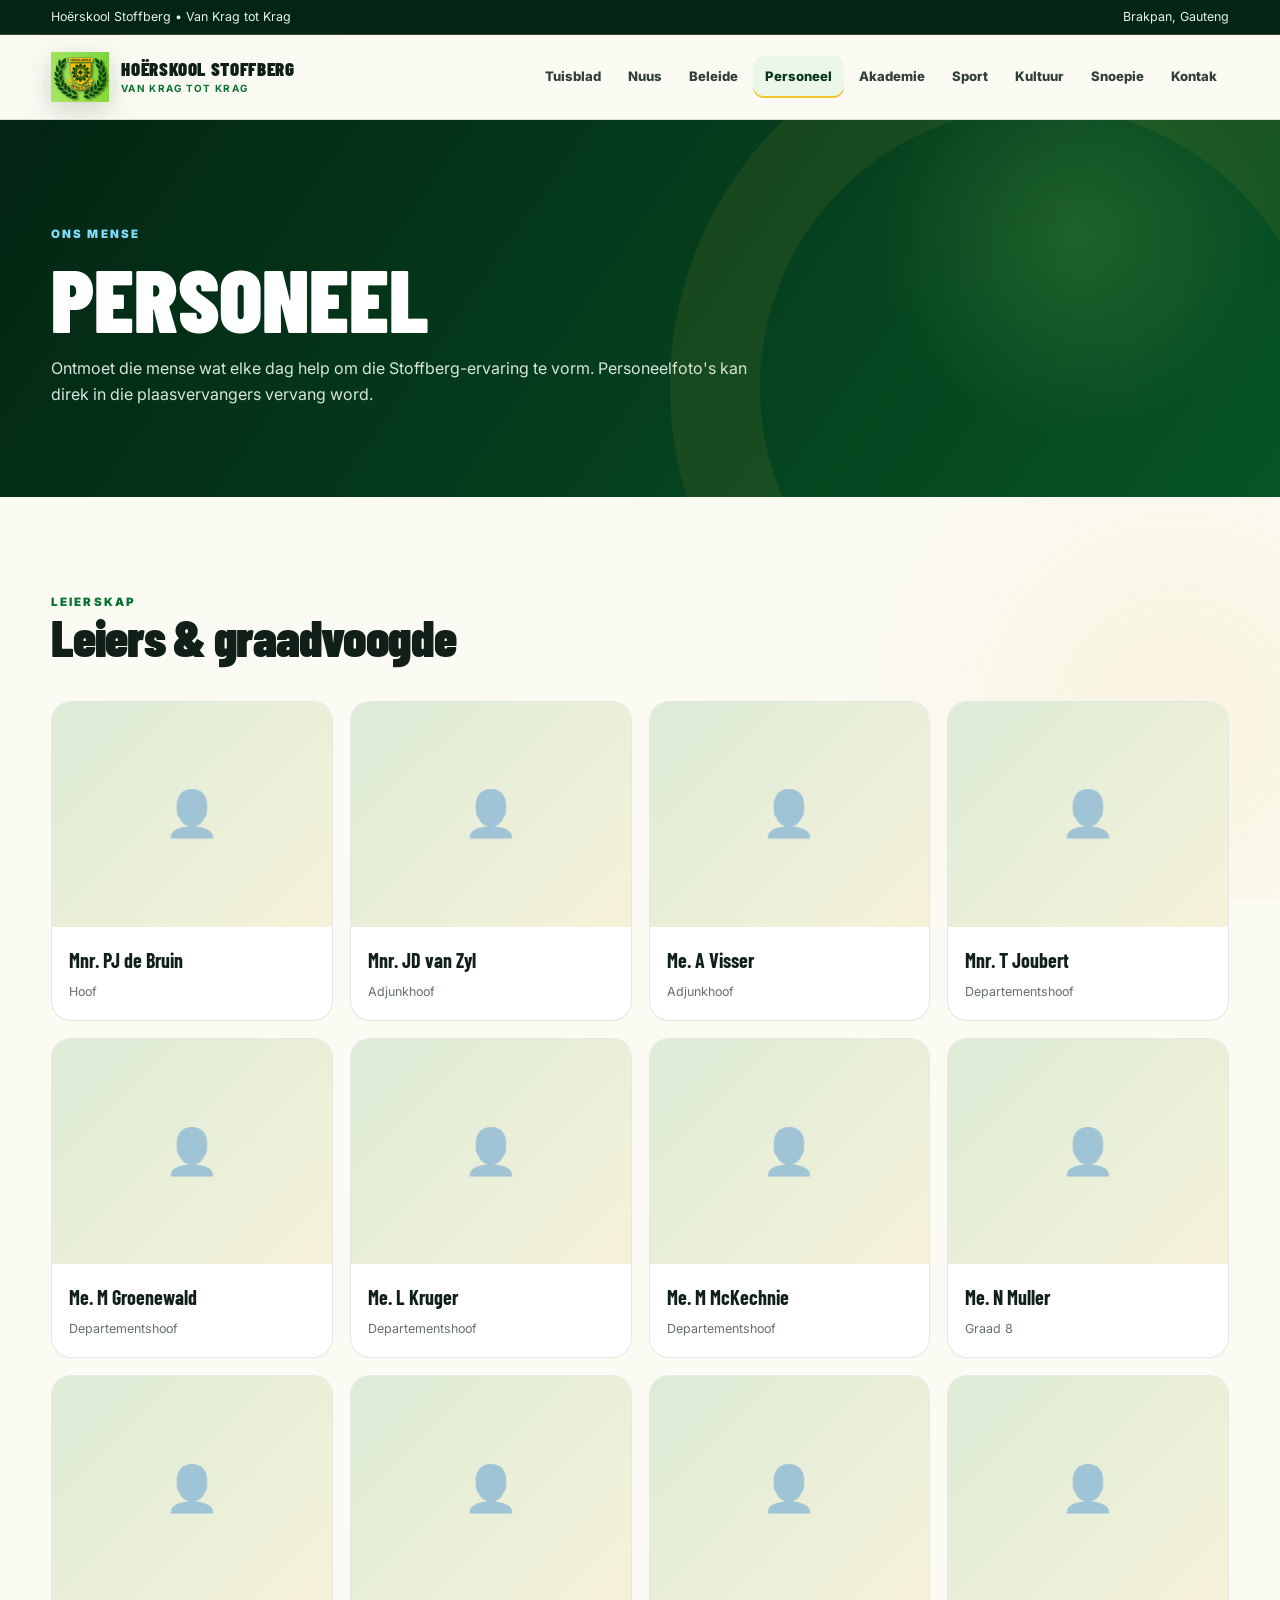
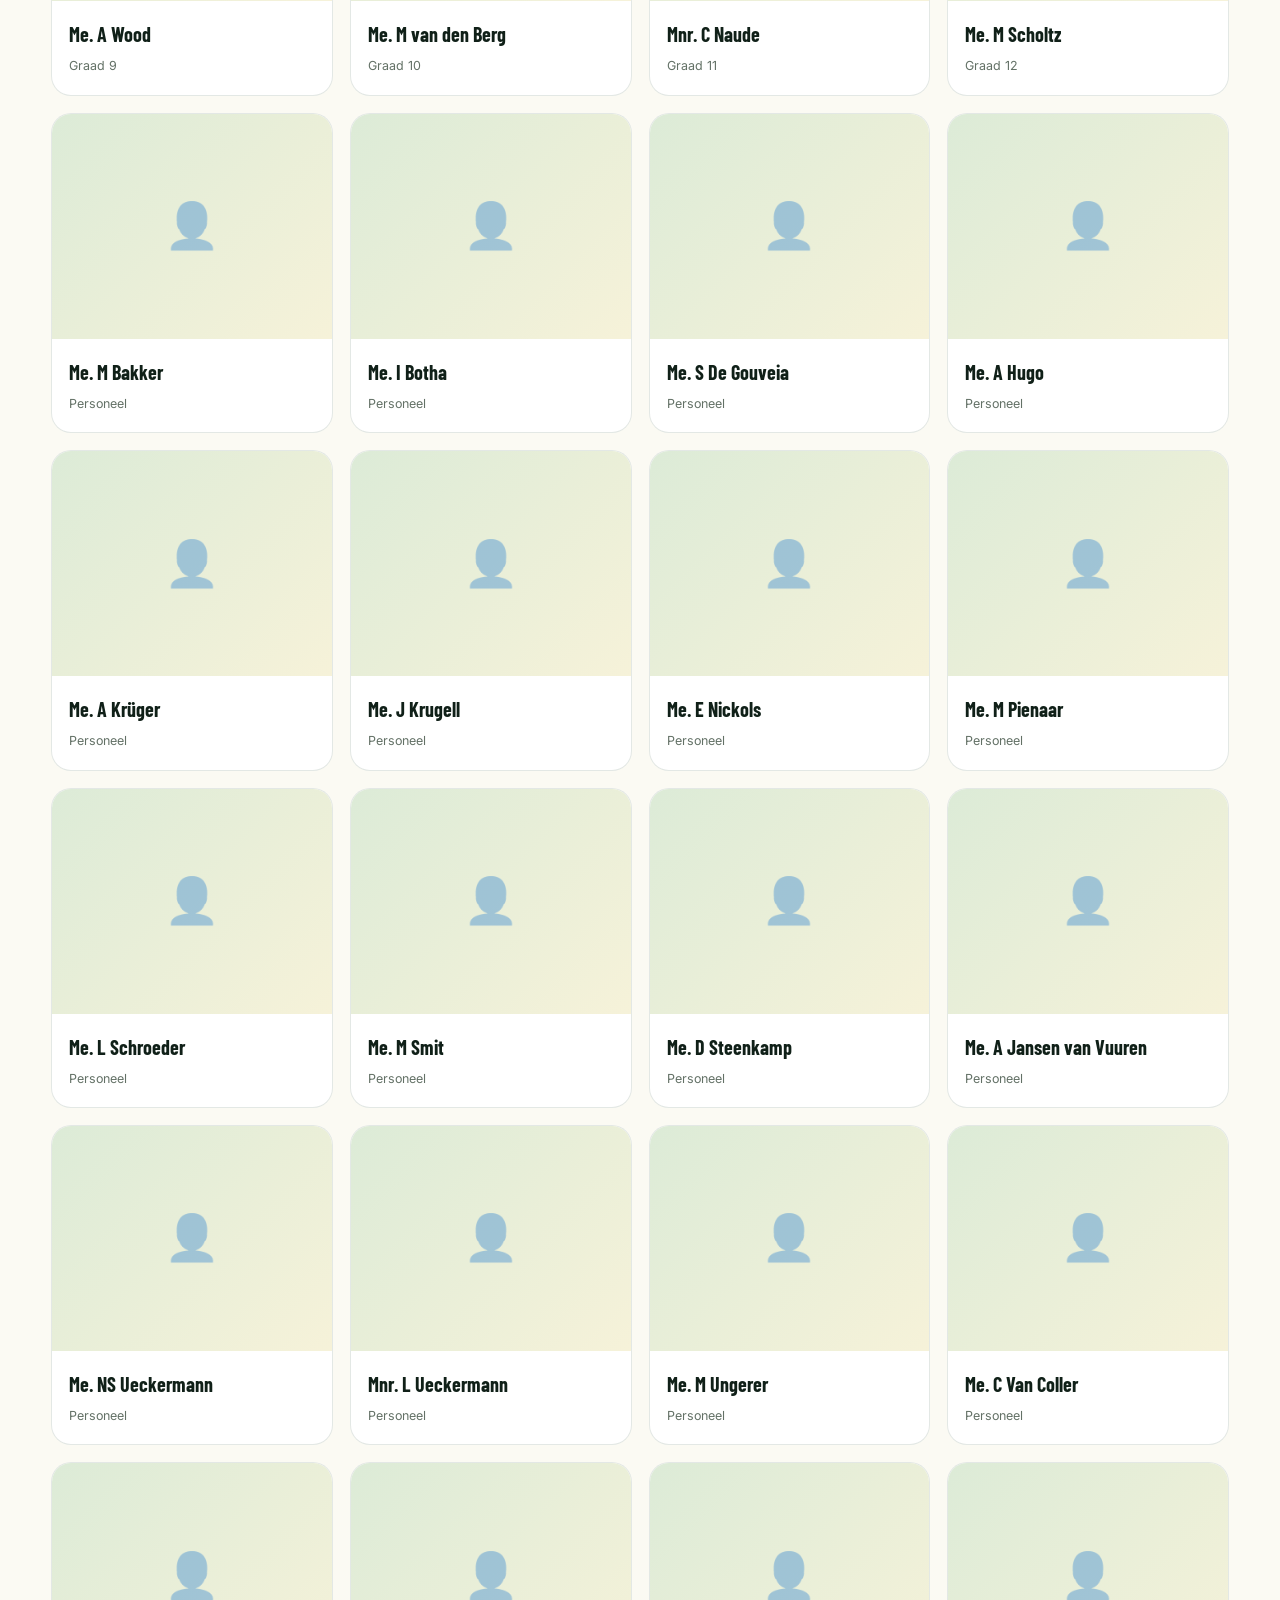
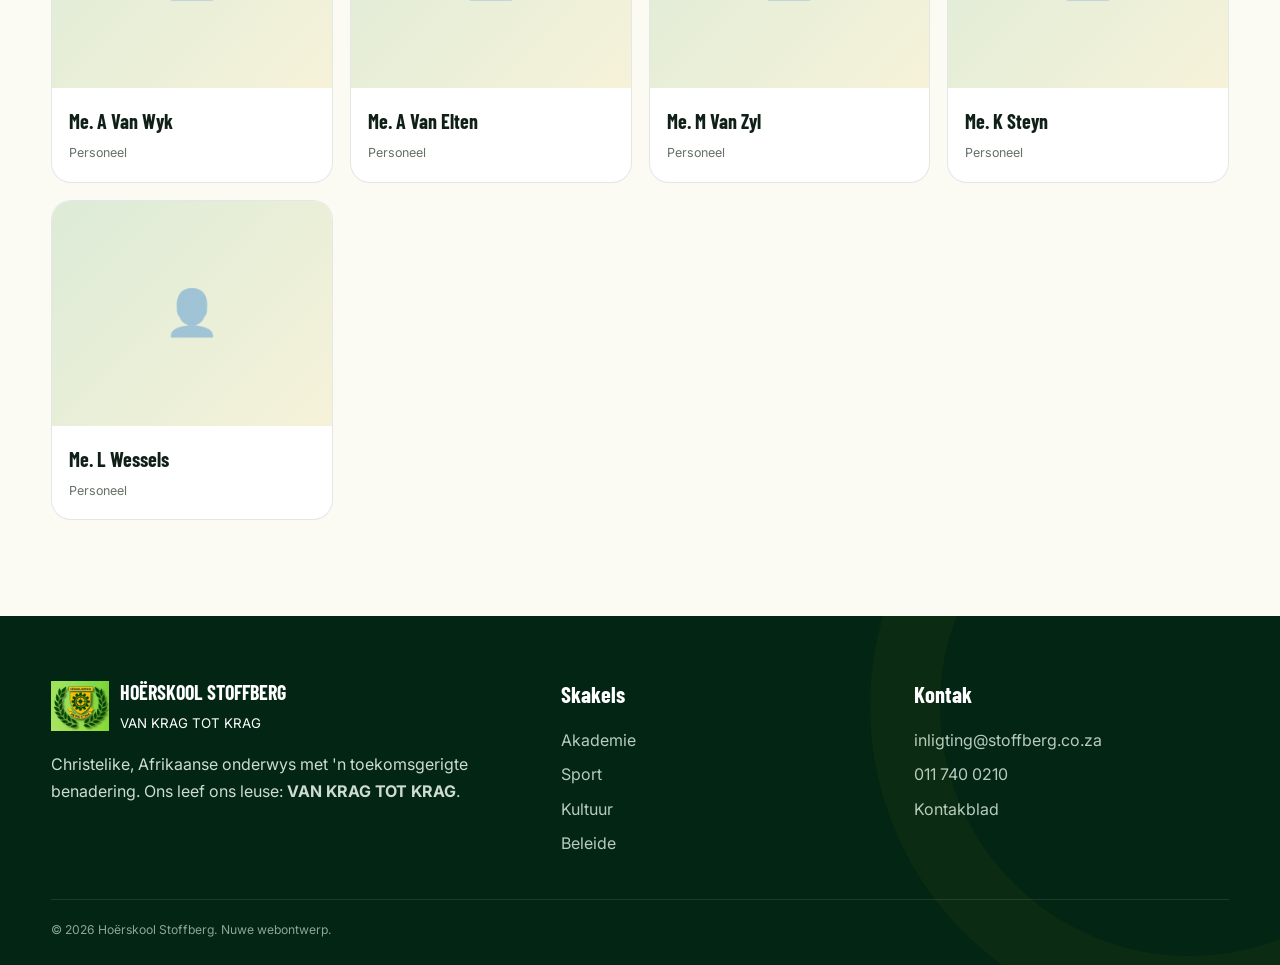
<file: personeel.html>
<!doctype html><html lang="af"><head><meta charset="utf-8"><meta name="viewport" content="width=device-width,initial-scale=1"><meta name="description" content="Hoërskool Stoffberg — akademie, sport, kultuur en skoolinligting."><title>Personeel | Hoërskool Stoffberg</title><link rel="stylesheet" href="assets/style.css"></head><body><div class="topbar"><div class="container"><span>Hoërskool Stoffberg • Van Krag tot Krag</span><span>Brakpan, Gauteng</span></div></div>
<header><div class="container nav"><a class="brand" href="index.html"><img src="assets/stoffberg-logo.png" alt="Hoërskool Stoffberg logo"><span class="brand-text">HOËRSKOOL STOFFBERG<small>VAN KRAG TOT KRAG</small></span></a><button class="nav-toggle" aria-label="Maak navigasie oop" aria-expanded="false">☰</button><ul class="nav-links"><li><a class="" href="index.html">Tuisblad</a></li><li><a class="" href="nuus.html">Nuus</a></li><li><a class="" href="beleide.html">Beleide</a></li><li><a class="active" href="personeel.html">Personeel</a></li><li><a class="" href="akademie.html">Akademie</a></li><li><a class="" href="sport.html">Sport</a></li><li><a class="" href="kultuur.html">Kultuur</a></li><li><a class="" href="snoepie.html">Snoepie</a></li><li><a class="" href="kontak.html">Kontak</a></li></ul></div></header><section class="page-hero"><div class="shape"></div><div class="container reveal"><div class="kicker" style="color:#7edfff">Ons mense</div><h1>Personeel</h1><p>Ontmoet die mense wat elke dag help om die Stoffberg-ervaring te vorm. Personeelfoto's kan direk in die plaasvervangers vervang word.</p></div></section><section class="section"><div class="container"><div class="section-head reveal"><div><div class="kicker">Leierskap</div><h2>Leiers & graadvoogde</h2></div></div><div class="staff-grid"><article class="staff reveal"><div class="placeholder"><span class="icon">👤</span></div><div class="staff-body"><strong>Mnr. PJ de Bruin</strong><span>Hoof</span></div></article><article class="staff reveal"><div class="placeholder"><span class="icon">👤</span></div><div class="staff-body"><strong>Mnr. JD van Zyl</strong><span>Adjunkhoof</span></div></article><article class="staff reveal"><div class="placeholder"><span class="icon">👤</span></div><div class="staff-body"><strong>Me. A Visser</strong><span>Adjunkhoof</span></div></article><article class="staff reveal"><div class="placeholder"><span class="icon">👤</span></div><div class="staff-body"><strong>Mnr. T Joubert</strong><span>Departementshoof</span></div></article><article class="staff reveal"><div class="placeholder"><span class="icon">👤</span></div><div class="staff-body"><strong>Me. M Groenewald</strong><span>Departementshoof</span></div></article><article class="staff reveal"><div class="placeholder"><span class="icon">👤</span></div><div class="staff-body"><strong>Me. L Kruger</strong><span>Departementshoof</span></div></article><article class="staff reveal"><div class="placeholder"><span class="icon">👤</span></div><div class="staff-body"><strong>Me. M McKechnie</strong><span>Departementshoof</span></div></article><article class="staff reveal"><div class="placeholder"><span class="icon">👤</span></div><div class="staff-body"><strong>Me. N Muller</strong><span>Graad 8</span></div></article><article class="staff reveal"><div class="placeholder"><span class="icon">👤</span></div><div class="staff-body"><strong>Me. A Wood</strong><span>Graad 9</span></div></article><article class="staff reveal"><div class="placeholder"><span class="icon">👤</span></div><div class="staff-body"><strong>Me. M van den Berg</strong><span>Graad 10</span></div></article><article class="staff reveal"><div class="placeholder"><span class="icon">👤</span></div><div class="staff-body"><strong>Mnr. C Naude</strong><span>Graad 11</span></div></article><article class="staff reveal"><div class="placeholder"><span class="icon">👤</span></div><div class="staff-body"><strong>Me. M Scholtz</strong><span>Graad 12</span></div></article><article class="staff reveal"><div class="placeholder"><span class="icon">👤</span></div><div class="staff-body"><strong>Me. M Bakker</strong><span>Personeel</span></div></article><article class="staff reveal"><div class="placeholder"><span class="icon">👤</span></div><div class="staff-body"><strong>Me. I Botha</strong><span>Personeel</span></div></article><article class="staff reveal"><div class="placeholder"><span class="icon">👤</span></div><div class="staff-body"><strong>Me. S De Gouveia</strong><span>Personeel</span></div></article><article class="staff reveal"><div class="placeholder"><span class="icon">👤</span></div><div class="staff-body"><strong>Me. A Hugo</strong><span>Personeel</span></div></article><article class="staff reveal"><div class="placeholder"><span class="icon">👤</span></div><div class="staff-body"><strong>Me. A Krüger</strong><span>Personeel</span></div></article><article class="staff reveal"><div class="placeholder"><span class="icon">👤</span></div><div class="staff-body"><strong>Me. J Krugell</strong><span>Personeel</span></div></article><article class="staff reveal"><div class="placeholder"><span class="icon">👤</span></div><div class="staff-body"><strong>Me. E Nickols</strong><span>Personeel</span></div></article><article class="staff reveal"><div class="placeholder"><span class="icon">👤</span></div><div class="staff-body"><strong>Me. M Pienaar</strong><span>Personeel</span></div></article><article class="staff reveal"><div class="placeholder"><span class="icon">👤</span></div><div class="staff-body"><strong>Me. L Schroeder</strong><span>Personeel</span></div></article><article class="staff reveal"><div class="placeholder"><span class="icon">👤</span></div><div class="staff-body"><strong>Me. M Smit</strong><span>Personeel</span></div></article><article class="staff reveal"><div class="placeholder"><span class="icon">👤</span></div><div class="staff-body"><strong>Me. D Steenkamp</strong><span>Personeel</span></div></article><article class="staff reveal"><div class="placeholder"><span class="icon">👤</span></div><div class="staff-body"><strong>Me. A Jansen van Vuuren</strong><span>Personeel</span></div></article><article class="staff reveal"><div class="placeholder"><span class="icon">👤</span></div><div class="staff-body"><strong>Me. NS Ueckermann</strong><span>Personeel</span></div></article><article class="staff reveal"><div class="placeholder"><span class="icon">👤</span></div><div class="staff-body"><strong>Mnr. L Ueckermann</strong><span>Personeel</span></div></article><article class="staff reveal"><div class="placeholder"><span class="icon">👤</span></div><div class="staff-body"><strong>Me. M Ungerer</strong><span>Personeel</span></div></article><article class="staff reveal"><div class="placeholder"><span class="icon">👤</span></div><div class="staff-body"><strong>Me. C Van Coller</strong><span>Personeel</span></div></article><article class="staff reveal"><div class="placeholder"><span class="icon">👤</span></div><div class="staff-body"><strong>Me. A Van Wyk</strong><span>Personeel</span></div></article><article class="staff reveal"><div class="placeholder"><span class="icon">👤</span></div><div class="staff-body"><strong>Me. A Van Elten</strong><span>Personeel</span></div></article><article class="staff reveal"><div class="placeholder"><span class="icon">👤</span></div><div class="staff-body"><strong>Me. M Van Zyl</strong><span>Personeel</span></div></article><article class="staff reveal"><div class="placeholder"><span class="icon">👤</span></div><div class="staff-body"><strong>Me. K Steyn</strong><span>Personeel</span></div></article><article class="staff reveal"><div class="placeholder"><span class="icon">👤</span></div><div class="staff-body"><strong>Me. L Wessels</strong><span>Personeel</span></div></article></div></div></section><footer><div class="container footer-grid"><div><div class="footer-brand"><img src="assets/stoffberg-logo.png" alt="Hoërskool Stoffberg logo"><span><strong style="font-family:'Barlow Condensed';font-size:1.25rem">HOËRSKOOL STOFFBERG</strong><br><small>VAN KRAG TOT KRAG</small></span></div><p style="margin-top:16px;max-width:450px">Christelike, Afrikaanse onderwys met 'n toekomsgerigte benadering. Ons leef ons leuse: <strong>VAN KRAG TOT KRAG</strong>.</p></div><div><h3>Skakels</h3><a href="akademie.html">Akademie</a><a href="sport.html">Sport</a><a href="kultuur.html">Kultuur</a><a href="beleide.html">Beleide</a></div><div><h3>Kontak</h3><a href="mailto:inligting@stoffberg.co.za">inligting@stoffberg.co.za</a><a href="tel:0117400210">011 740 0210</a><a href="kontak.html">Kontakblad</a></div></div><div class="container copyright">© 2026 Hoërskool Stoffberg. Nuwe webontwerp.</div></footer><button class="backtop" aria-label="Terug boontoe">↑</button><script src="assets/script.js"></script></body></html>
</file>
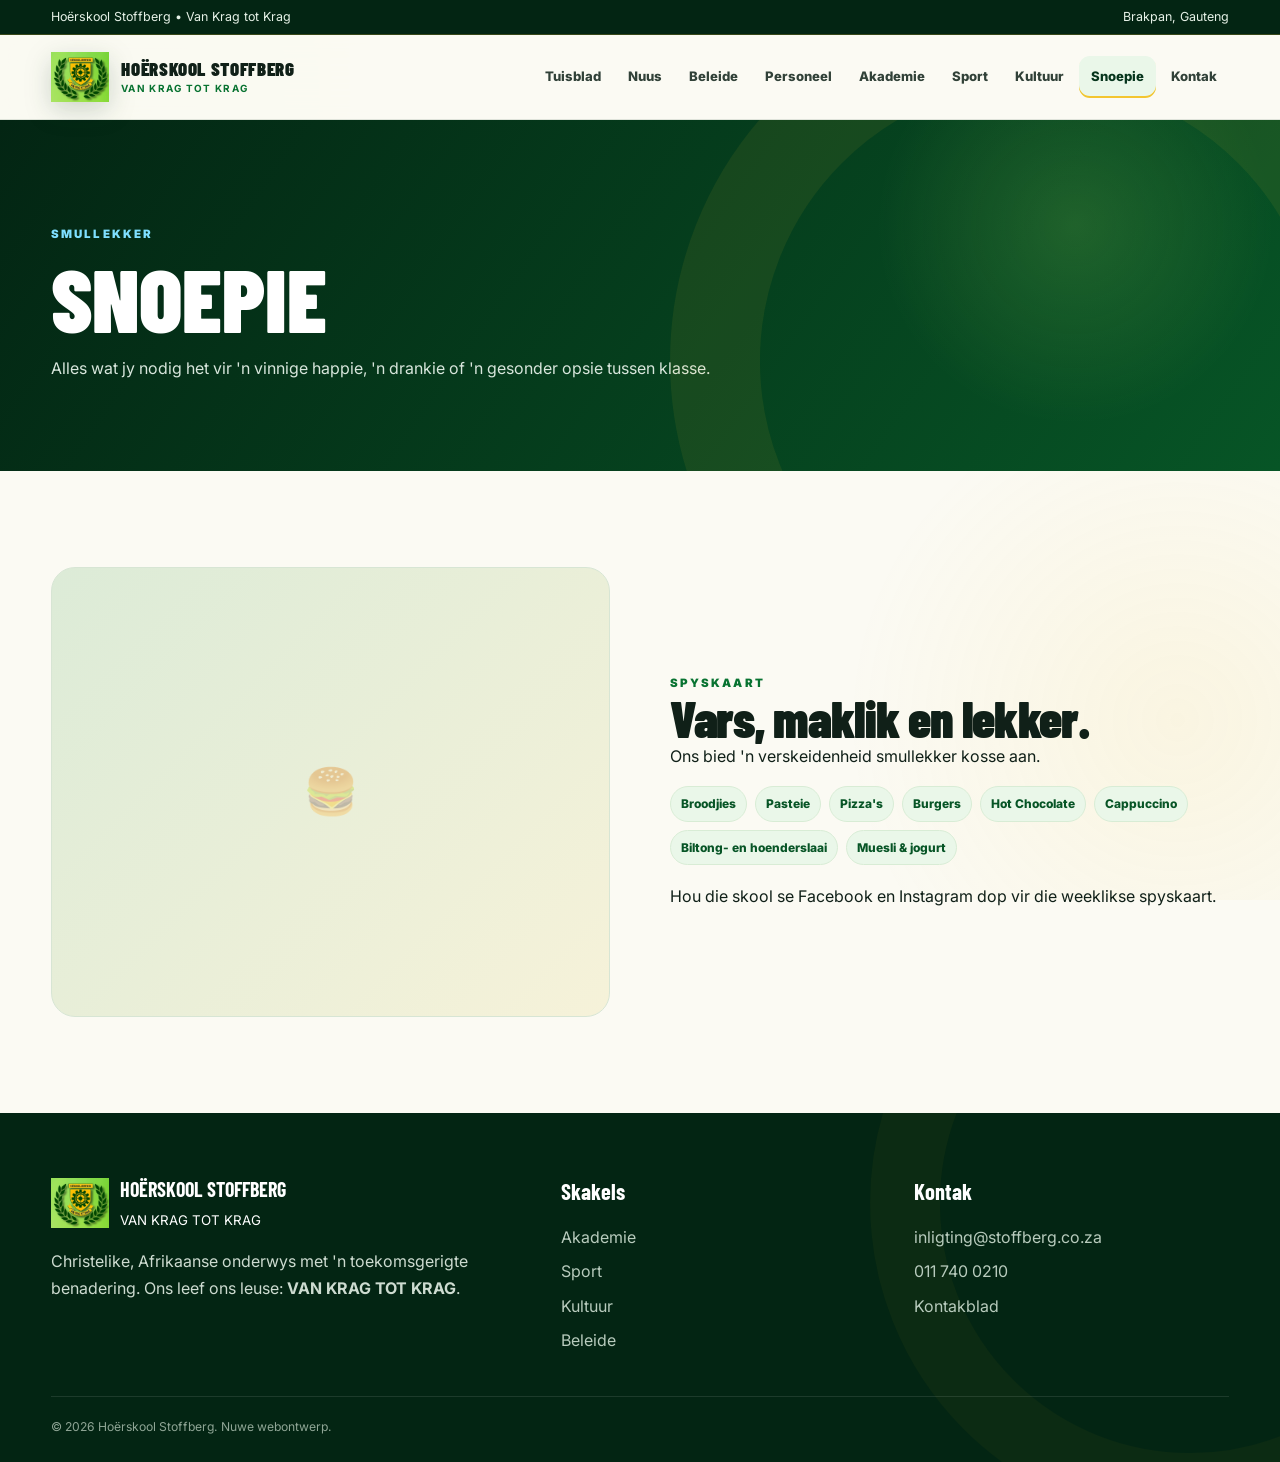
<file: snoepie.html>
<!doctype html><html lang="af"><head><meta charset="utf-8"><meta name="viewport" content="width=device-width,initial-scale=1"><meta name="description" content="Hoërskool Stoffberg — akademie, sport, kultuur en skoolinligting."><title>Snoepie | Hoërskool Stoffberg</title><link rel="stylesheet" href="assets/style.css"></head><body><div class="topbar"><div class="container"><span>Hoërskool Stoffberg • Van Krag tot Krag</span><span>Brakpan, Gauteng</span></div></div>
<header><div class="container nav"><a class="brand" href="index.html"><img src="assets/stoffberg-logo.png" alt="Hoërskool Stoffberg logo"><span class="brand-text">HOËRSKOOL STOFFBERG<small>VAN KRAG TOT KRAG</small></span></a><button class="nav-toggle" aria-label="Maak navigasie oop" aria-expanded="false">☰</button><ul class="nav-links"><li><a class="" href="index.html">Tuisblad</a></li><li><a class="" href="nuus.html">Nuus</a></li><li><a class="" href="beleide.html">Beleide</a></li><li><a class="" href="personeel.html">Personeel</a></li><li><a class="" href="akademie.html">Akademie</a></li><li><a class="" href="sport.html">Sport</a></li><li><a class="" href="kultuur.html">Kultuur</a></li><li><a class="active" href="snoepie.html">Snoepie</a></li><li><a class="" href="kontak.html">Kontak</a></li></ul></div></header><section class="page-hero"><div class="shape"></div><div class="container reveal"><div class="kicker" style="color:#7edfff">Smullekker</div><h1>Snoepie</h1><p>Alles wat jy nodig het vir 'n vinnige happie, 'n drankie of 'n gesonder opsie tussen klasse.</p></div></section>
<section class="section"><div class="container"><div class="feature"><div class="placeholder reveal"><span class="icon">🍔</span></div><div class="reveal"><div class="kicker">Spyskaart</div><h2>Vars, maklik en lekker.</h2><p>Ons bied 'n verskeidenheid smullekker kosse aan.</p><div class="tags"><span class="tag">Broodjies</span><span class="tag">Pasteie</span><span class="tag">Pizza's</span><span class="tag">Burgers</span><span class="tag">Hot Chocolate</span><span class="tag">Cappuccino</span><span class="tag">Biltong- en hoenderslaai</span><span class="tag">Muesli & jogurt</span></div><p style="margin-top:18px">Hou die skool se Facebook en Instagram dop vir die weeklikse spyskaart.</p></div></div></div></section><footer><div class="container footer-grid"><div><div class="footer-brand"><img src="assets/stoffberg-logo.png" alt="Hoërskool Stoffberg logo"><span><strong style="font-family:'Barlow Condensed';font-size:1.25rem">HOËRSKOOL STOFFBERG</strong><br><small>VAN KRAG TOT KRAG</small></span></div><p style="margin-top:16px;max-width:450px">Christelike, Afrikaanse onderwys met 'n toekomsgerigte benadering. Ons leef ons leuse: <strong>VAN KRAG TOT KRAG</strong>.</p></div><div><h3>Skakels</h3><a href="akademie.html">Akademie</a><a href="sport.html">Sport</a><a href="kultuur.html">Kultuur</a><a href="beleide.html">Beleide</a></div><div><h3>Kontak</h3><a href="mailto:inligting@stoffberg.co.za">inligting@stoffberg.co.za</a><a href="tel:0117400210">011 740 0210</a><a href="kontak.html">Kontakblad</a></div></div><div class="container copyright">© 2026 Hoërskool Stoffberg. Nuwe webontwerp.</div></footer><button class="backtop" aria-label="Terug boontoe">↑</button><script src="assets/script.js"></script></body></html>
</file>
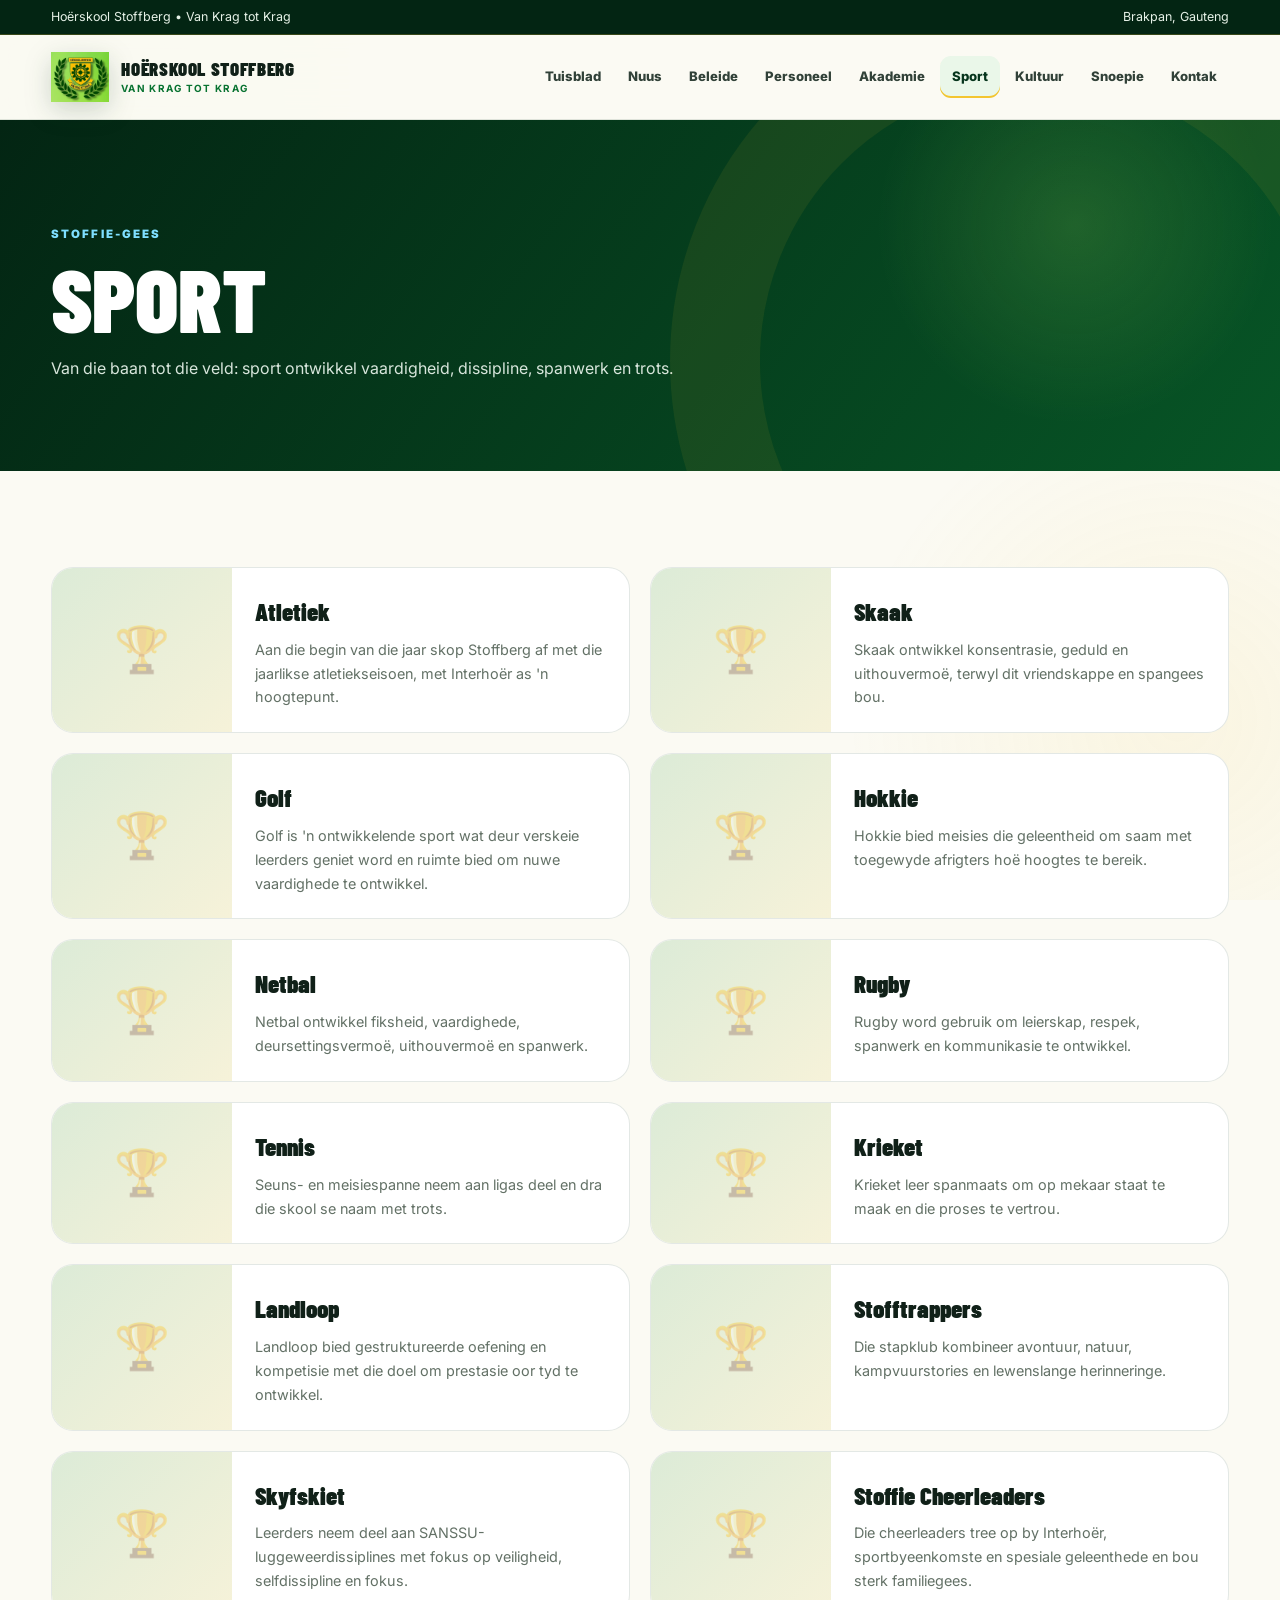
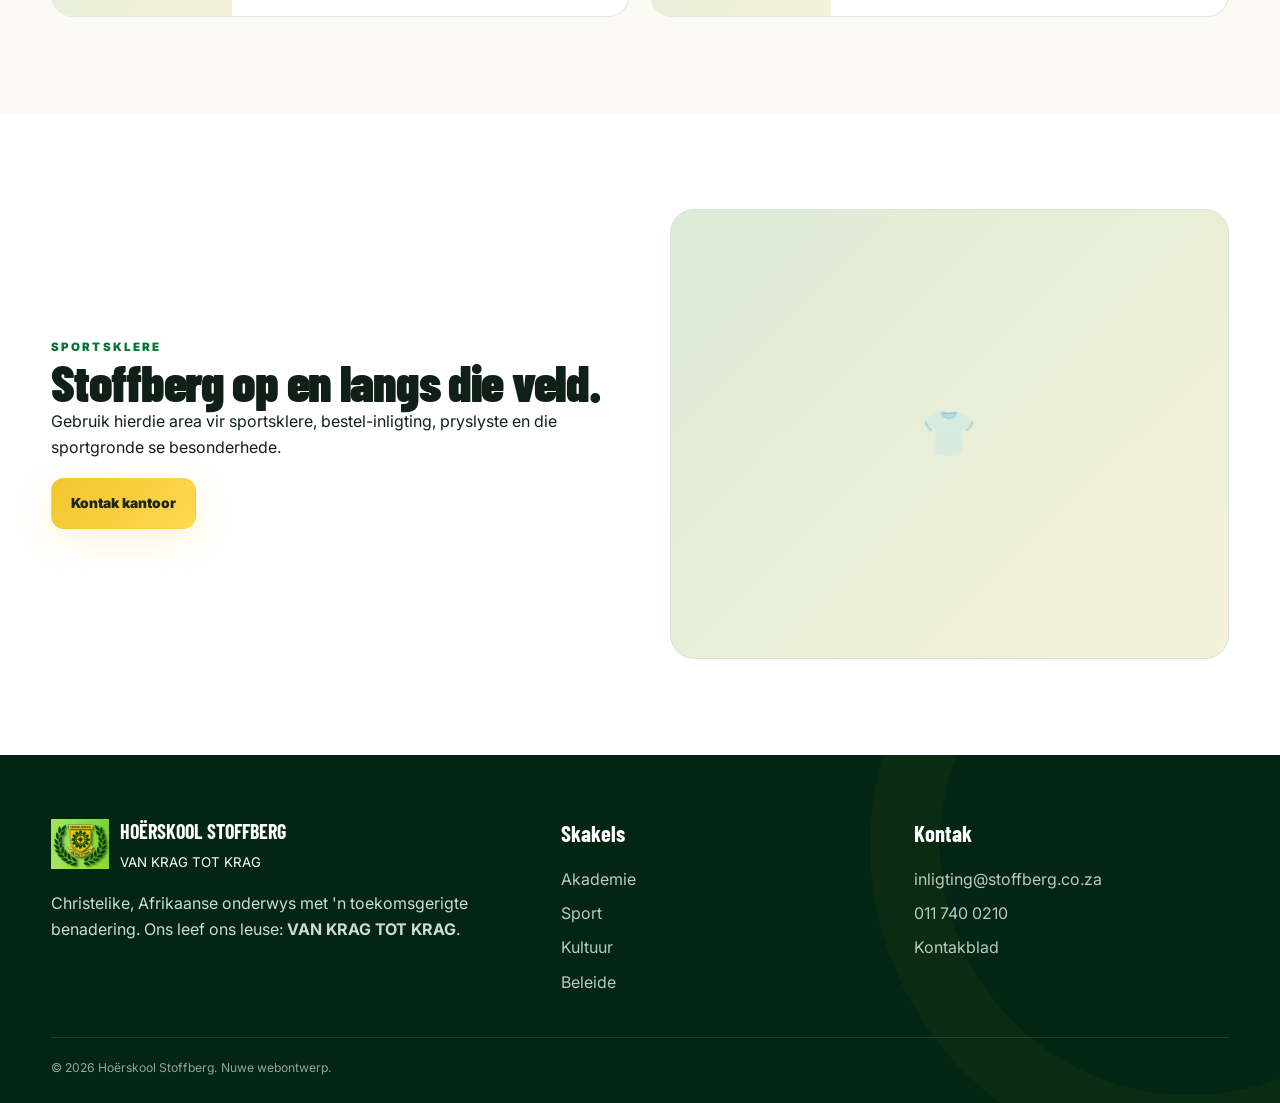
<file: sport.html>
<!doctype html><html lang="af"><head><meta charset="utf-8"><meta name="viewport" content="width=device-width,initial-scale=1"><meta name="description" content="Hoërskool Stoffberg — akademie, sport, kultuur en skoolinligting."><title>Sport | Hoërskool Stoffberg</title><link rel="stylesheet" href="assets/style.css"></head><body><div class="topbar"><div class="container"><span>Hoërskool Stoffberg • Van Krag tot Krag</span><span>Brakpan, Gauteng</span></div></div>
<header><div class="container nav"><a class="brand" href="index.html"><img src="assets/stoffberg-logo.png" alt="Hoërskool Stoffberg logo"><span class="brand-text">HOËRSKOOL STOFFBERG<small>VAN KRAG TOT KRAG</small></span></a><button class="nav-toggle" aria-label="Maak navigasie oop" aria-expanded="false">☰</button><ul class="nav-links"><li><a class="" href="index.html">Tuisblad</a></li><li><a class="" href="nuus.html">Nuus</a></li><li><a class="" href="beleide.html">Beleide</a></li><li><a class="" href="personeel.html">Personeel</a></li><li><a class="" href="akademie.html">Akademie</a></li><li><a class="active" href="sport.html">Sport</a></li><li><a class="" href="kultuur.html">Kultuur</a></li><li><a class="" href="snoepie.html">Snoepie</a></li><li><a class="" href="kontak.html">Kontak</a></li></ul></div></header><section class="page-hero"><div class="shape"></div><div class="container reveal"><div class="kicker" style="color:#7edfff">Stoffie-gees</div><h1>Sport</h1><p>Van die baan tot die veld: sport ontwikkel vaardigheid, dissipline, spanwerk en trots.</p></div></section><section class="section"><div class="container"><div class="sport-grid"><article class="sport-card reveal"><div class="placeholder"><span class="icon">🏆</span></div><article><h3>Atletiek</h3><p>Aan die begin van die jaar skop Stoffberg af met die jaarlikse atletiekseisoen, met Interhoër as 'n hoogtepunt.</p></article></article><article class="sport-card reveal"><div class="placeholder"><span class="icon">🏆</span></div><article><h3>Skaak</h3><p>Skaak ontwikkel konsentrasie, geduld en uithouvermoë, terwyl dit vriendskappe en spangees bou.</p></article></article><article class="sport-card reveal"><div class="placeholder"><span class="icon">🏆</span></div><article><h3>Golf</h3><p>Golf is 'n ontwikkelende sport wat deur verskeie leerders geniet word en ruimte bied om nuwe vaardighede te ontwikkel.</p></article></article><article class="sport-card reveal"><div class="placeholder"><span class="icon">🏆</span></div><article><h3>Hokkie</h3><p>Hokkie bied meisies die geleentheid om saam met toegewyde afrigters hoë hoogtes te bereik.</p></article></article><article class="sport-card reveal"><div class="placeholder"><span class="icon">🏆</span></div><article><h3>Netbal</h3><p>Netbal ontwikkel fiksheid, vaardighede, deursettingsvermoë, uithouvermoë en spanwerk.</p></article></article><article class="sport-card reveal"><div class="placeholder"><span class="icon">🏆</span></div><article><h3>Rugby</h3><p>Rugby word gebruik om leierskap, respek, spanwerk en kommunikasie te ontwikkel.</p></article></article><article class="sport-card reveal"><div class="placeholder"><span class="icon">🏆</span></div><article><h3>Tennis</h3><p>Seuns- en meisiespanne neem aan ligas deel en dra die skool se naam met trots.</p></article></article><article class="sport-card reveal"><div class="placeholder"><span class="icon">🏆</span></div><article><h3>Krieket</h3><p>Krieket leer spanmaats om op mekaar staat te maak en die proses te vertrou.</p></article></article><article class="sport-card reveal"><div class="placeholder"><span class="icon">🏆</span></div><article><h3>Landloop</h3><p>Landloop bied gestruktureerde oefening en kompetisie met die doel om prestasie oor tyd te ontwikkel.</p></article></article><article class="sport-card reveal"><div class="placeholder"><span class="icon">🏆</span></div><article><h3>Stofftrappers</h3><p>Die stapklub kombineer avontuur, natuur, kampvuurstories en lewenslange herinneringe.</p></article></article><article class="sport-card reveal"><div class="placeholder"><span class="icon">🏆</span></div><article><h3>Skyfskiet</h3><p>Leerders neem deel aan SANSSU-luggeweerdissiplines met fokus op veiligheid, selfdissipline en fokus.</p></article></article><article class="sport-card reveal"><div class="placeholder"><span class="icon">🏆</span></div><article><h3>Stoffie Cheerleaders</h3><p>Die cheerleaders tree op by Interhoër, sportbyeenkomste en spesiale geleenthede en bou sterk familiegees.</p></article></article></div></div></section><section class="section alt"><div class="container feature"><div class="reveal"><div class="kicker">Sportsklere</div><h2>Stoffberg op en langs die veld.</h2><p>Gebruik hierdie area vir sportsklere, bestel-inligting, pryslyste en die sportgronde se besonderhede.</p><a class="btn btn-primary" href="kontak.html" style="margin-top:18px">Kontak kantoor</a></div><div class="placeholder reveal"><span class="icon">👕</span></div></div></div></section><footer><div class="container footer-grid"><div><div class="footer-brand"><img src="assets/stoffberg-logo.png" alt="Hoërskool Stoffberg logo"><span><strong style="font-family:'Barlow Condensed';font-size:1.25rem">HOËRSKOOL STOFFBERG</strong><br><small>VAN KRAG TOT KRAG</small></span></div><p style="margin-top:16px;max-width:450px">Christelike, Afrikaanse onderwys met 'n toekomsgerigte benadering. Ons leef ons leuse: <strong>VAN KRAG TOT KRAG</strong>.</p></div><div><h3>Skakels</h3><a href="akademie.html">Akademie</a><a href="sport.html">Sport</a><a href="kultuur.html">Kultuur</a><a href="beleide.html">Beleide</a></div><div><h3>Kontak</h3><a href="mailto:inligting@stoffberg.co.za">inligting@stoffberg.co.za</a><a href="tel:0117400210">011 740 0210</a><a href="kontak.html">Kontakblad</a></div></div><div class="container copyright">© 2026 Hoërskool Stoffberg. Nuwe webontwerp.</div></footer><button class="backtop" aria-label="Terug boontoe">↑</button><script src="assets/script.js"></script></body></html>
</file>
<file: assets/style.css>
@import url('https://fonts.googleapis.com/css2?family=Barlow+Condensed:wght@500;600;700;800;900&family=Inter:wght@400;500;600;700;800&display=swap');
:root{--g950:#032513;--g900:#06351c;--g800:#075526;--g700:#087331;--g:#0b8a38;--lime:#a6e35e;--gold:#f3c52f;--gold2:#ffd94f;--cream:#fbfaf3;--white:#fff;--ink:#102018;--muted:#637166;--line:rgba(4,50,24,.11);--shadow:0 24px 70px rgba(2,35,17,.13);--r:24px}
*{box-sizing:border-box;margin:0;padding:0}html{scroll-behavior:smooth}body{font-family:Inter,Arial,sans-serif;color:var(--ink);background:var(--cream);line-height:1.65;overflow-x:hidden}
body:before{content:"";position:fixed;inset:0;pointer-events:none;z-index:-2;background:radial-gradient(circle at 8% 10%,rgba(166,227,94,.12),transparent 26%),radial-gradient(circle at 92% 80%,rgba(243,197,47,.09),transparent 24%)}
a{color:inherit;text-decoration:none}img{max-width:100%;display:block}.container{width:min(1180px,92%);margin:auto}
.topbar{background:var(--g950);color:#e6f1e7;font-size:.78rem;border-bottom:1px solid rgba(243,197,47,.22)}.topbar .container{min-height:34px;display:flex;align-items:center;justify-content:space-between}.topbar strong{color:var(--gold2)}
header{position:sticky;top:0;z-index:50;background:rgba(251,250,243,.9);backdrop-filter:blur(18px);border-bottom:1px solid var(--line)}
.nav{min-height:84px;display:flex;align-items:center;justify-content:space-between;gap:25px}.brand{display:flex;align-items:center;gap:12px;min-width:max-content}.brand img{width:58px;height:58px;object-fit:contain;filter:drop-shadow(0 8px 13px rgba(3,37,18,.18))}
.brand-text{font-family:"Barlow Condensed";font-size:1.18rem;font-weight:900;letter-spacing:.035em;line-height:.9}.brand-text small{display:block;font:700 .62rem Inter,sans-serif;letter-spacing:.13em;color:var(--g700);margin-top:5px}
.nav-links{display:flex;align-items:center;gap:3px;list-style:none}.nav-links a{display:block;padding:10px 12px;border-radius:11px;font-size:.82rem;font-weight:800;color:#314138;transition:.25s}.nav-links a:hover,.nav-links a.active{color:var(--g900);background:#eaf7e9}.nav-links a.active{box-shadow:inset 0 -2px 0 var(--gold)}
.nav-toggle{display:none;border:1px solid var(--line);background:#fff;color:var(--g900);width:45px;height:45px;border-radius:13px;font-size:1.2rem;cursor:pointer}
.kicker{color:var(--g700);font-weight:900;font-size:.72rem;letter-spacing:.18em;text-transform:uppercase}.section{padding:96px 0;position:relative}.section.alt{background:#fff}.section-head{display:flex;align-items:end;justify-content:space-between;gap:35px;margin-bottom:38px}.section-head h2,.feature h2{font-family:"Barlow Condensed";font-weight:900;font-size:clamp(2.35rem,4vw,3.65rem);line-height:.98;letter-spacing:-.025em}.section-head p{max-width:600px;color:var(--muted)}
.reveal{opacity:0;transform:translateY(28px);transition:opacity .75s ease,transform .75s cubic-bezier(.2,.7,.2,1)}.reveal.show{opacity:1;transform:none}
.hero{min-height:720px;position:relative;overflow:hidden;color:#fff;display:flex;align-items:center;background:radial-gradient(circle at 78% 25%,rgba(166,227,94,.16),transparent 18%),radial-gradient(circle at 88% 78%,rgba(243,197,47,.15),transparent 23%),linear-gradient(125deg,var(--g950),var(--g900) 46%,var(--g800))}
.hero:before{content:"";position:absolute;inset:0;opacity:.17;background-image:linear-gradient(135deg,transparent 24%,rgba(255,255,255,.08) 25%,transparent 26%),linear-gradient(45deg,transparent 24%,rgba(255,255,255,.05) 25%,transparent 26%);background-size:110px 110px;animation:pattern 18s linear infinite}
.hero:after{content:"";position:absolute;right:-170px;top:-210px;width:600px;height:600px;border-radius:50%;border:1px solid rgba(243,197,47,.22);box-shadow:0 0 0 45px rgba(243,197,47,.025),0 0 0 95px rgba(166,227,94,.018)}
.hero-content{position:relative;z-index:3;padding:105px 0;width:100%;max-width:760px}.hero .eyebrow{display:inline-flex;padding:8px 13px;border:1px solid rgba(243,197,47,.4);border-radius:999px;background:rgba(243,197,47,.08);color:#fff1ad;font-size:.72rem;font-weight:900;letter-spacing:.13em;text-transform:uppercase}
.hero h1{font-family:"Barlow Condensed";font-size:clamp(4.2rem,9vw,8rem);line-height:.84;font-weight:900;letter-spacing:-.045em;margin:24px 0 25px;text-transform:uppercase}.hero h1 span{display:block;color:var(--gold2);text-shadow:0 0 28px rgba(243,197,47,.18)}.hero p{max-width:650px;color:#d9e8dc;font-size:1.05rem}
.actions{display:flex;flex-wrap:wrap;gap:11px;margin-top:31px}.btn{display:inline-flex;align-items:center;justify-content:center;gap:9px;padding:13px 19px;border-radius:13px;border:1px solid transparent;font-weight:900;font-size:.86rem;cursor:pointer;transition:.25s}.btn-primary{color:#1d240f;background:linear-gradient(135deg,var(--gold),var(--gold2));box-shadow:0 10px 35px rgba(243,197,47,.2)}.btn-primary:hover{transform:translateY(-3px);box-shadow:0 16px 45px rgba(243,197,47,.32)}.btn-light{color:#fff;background:rgba(255,255,255,.07);border-color:rgba(255,255,255,.18)}.btn-light:hover{background:#fff;color:var(--g900);transform:translateY(-3px)}
.hero-crest{position:absolute;right:5%;bottom:-45px;z-index:2;width:min(390px,34vw);filter:drop-shadow(0 28px 45px rgba(0,0,0,.28));animation:crestFloat 5s ease-in-out infinite}.hero-crest img{width:100%;mix-blend-mode:screen}.hero-crest:after{content:"";position:absolute;inset:25%;border-radius:50%;box-shadow:0 0 75px 30px rgba(243,197,47,.12);z-index:-1}
.stats{display:grid;grid-template-columns:repeat(4,1fr);gap:11px;margin-top:52px;max-width:760px}.stat{padding:17px;border:1px solid rgba(255,255,255,.11);background:rgba(255,255,255,.045);border-radius:17px;backdrop-filter:blur(8px)}.stat strong{display:block;font-family:"Barlow Condensed";font-size:2.2rem;line-height:1;color:var(--gold2)}.stat span{font-size:.72rem;color:#cbd9cf}
.cards{display:grid;grid-template-columns:repeat(3,1fr);gap:20px}.card{position:relative;overflow:hidden;background:#fff;border:1px solid var(--line);border-radius:var(--r);padding:27px;box-shadow:0 8px 35px rgba(3,35,17,.05);transition:.35s}.card:before{content:"";position:absolute;left:0;top:0;width:100%;height:3px;background:linear-gradient(90deg,var(--g700),var(--gold),transparent)}.card:hover{transform:translateY(-8px);box-shadow:var(--shadow)}.card .placeholder{margin:-27px -27px 22px;border:0;border-radius:0}.card h3{font-family:"Barlow Condensed";font-size:1.55rem;font-weight:900;margin-bottom:7px}.card p{color:var(--muted)}
.placeholder{position:relative;overflow:hidden;min-height:240px;display:grid;place-items:center;background:linear-gradient(135deg,#dcebd7,#f6f2d9);border:1px solid #d7e5d4;border-radius:var(--r);color:#56705c}.placeholder:before{content:"";position:absolute;inset:0;background:linear-gradient(115deg,transparent 25%,rgba(255,255,255,.48) 50%,transparent 75%);transform:translateX(-120%);animation:shine 4.5s infinite}.placeholder .icon{font-size:2.8rem;opacity:.35;z-index:1}
.feature{display:grid;grid-template-columns:1fr 1fr;gap:60px;align-items:center}.feature .placeholder{min-height:450px}.checks{display:grid;gap:11px;margin-top:23px}.check{display:flex;gap:13px;align-items:flex-start;padding:15px;border:1px solid var(--line);background:#fff;border-radius:15px}.check b{flex:0 0 35px;width:35px;height:35px;display:grid;place-items:center;border-radius:10px;color:var(--g900);background:var(--gold);font-size:.75rem}.check strong{font-family:"Barlow Condensed";font-size:1.15rem}.check span{color:var(--muted);font-size:.88rem}
.page-hero{position:relative;overflow:hidden;padding:105px 0 90px;color:#fff;background:radial-gradient(circle at 84% 30%,rgba(166,227,94,.16),transparent 18%),linear-gradient(125deg,var(--g950),var(--g800))}.page-hero:before{content:"";position:absolute;right:-130px;bottom:-260px;width:560px;height:560px;border:90px solid rgba(243,197,47,.07);border-radius:50%}.page-hero h1{font-family:"Barlow Condensed";font-size:clamp(3.6rem,7vw,6rem);line-height:.9;font-weight:900;text-transform:uppercase;margin:13px 0 17px}.page-hero p{max-width:700px;color:#d8e6dc}.page-hero .kicker{color:var(--gold2)}
.staff-grid{display:grid;grid-template-columns:repeat(4,1fr);gap:17px}.staff{overflow:hidden;background:#fff;border:1px solid var(--line);border-radius:20px;transition:.3s}.staff:hover{transform:translateY(-6px);box-shadow:var(--shadow)}.staff .placeholder{min-height:225px;border:0;border-radius:0}.staff-body{padding:17px}.staff-body strong{font-family:"Barlow Condensed";font-size:1.25rem;display:block}.staff-body span{font-size:.78rem;color:var(--muted)}
.sport-grid{display:grid;grid-template-columns:repeat(2,1fr);gap:20px}.sport-card{display:grid;grid-template-columns:180px 1fr;overflow:hidden;background:#fff;border:1px solid var(--line);border-radius:22px;transition:.3s}.sport-card:hover{transform:translateY(-5px);box-shadow:var(--shadow)}.sport-card .placeholder{min-height:100%;border:0;border-radius:0}.sport-card article{padding:23px}.sport-card h3{font-family:"Barlow Condensed";font-size:1.55rem;font-weight:900;margin-bottom:6px}.sport-card p{color:var(--muted);font-size:.9rem}
.policy-grid{display:grid;grid-template-columns:repeat(3,1fr);gap:14px}.policy{display:flex;align-items:center;justify-content:space-between;gap:15px;padding:19px 20px;background:#fff;border:1px solid var(--line);border-radius:16px;font-weight:900;transition:.25s}.policy:hover{color:var(--g900);border-color:rgba(243,197,47,.55);transform:translateX(5px);box-shadow:0 10px 28px rgba(3,35,17,.06)}.policy b{color:var(--gold);font-size:1.1rem}
.tags{display:flex;flex-wrap:wrap;gap:8px;margin-top:16px}.tag{padding:7px 10px;border-radius:999px;background:#eaf7e9;color:var(--g800);font-size:.75rem;font-weight:800;border:1px solid #d8ecd5}
.news-grid{display:grid;grid-template-columns:repeat(3,1fr);gap:20px}.news-card{overflow:hidden;background:#fff;border:1px solid var(--line);border-radius:22px;transition:.3s}.news-card:hover{transform:translateY(-6px);box-shadow:var(--shadow)}.news-card .placeholder{min-height:235px;border:0;border-radius:0}.news-body{padding:22px}.date{font-size:.7rem;color:var(--g700);font-weight:900;letter-spacing:.1em;text-transform:uppercase}.news-body h3{font-family:"Barlow Condensed";font-size:1.55rem;font-weight:900;margin:5px 0}.news-body p{color:var(--muted)}
.contact-grid{display:grid;grid-template-columns:1fr 1.1fr;gap:22px}.contact-box{background:#fff;border:1px solid var(--line);border-radius:24px;padding:29px;box-shadow:0 8px 35px rgba(3,35,17,.05)}.contact-box h2{font-family:"Barlow Condensed";font-size:2.4rem;line-height:1;margin:8px 0 17px}.contact-item{display:flex;gap:13px;padding:15px 0;border-bottom:1px solid #edf0e8}.contact-item:last-child{border:0}.contact-icon{width:42px;height:42px;flex:0 0 42px;border-radius:12px;background:#eaf7e9;color:var(--g800);display:grid;place-items:center;font-weight:900}
form{display:grid;gap:14px}label{font-size:.78rem;font-weight:900}input,textarea{width:100%;padding:14px 15px;border:1px solid #d8e2d5;border-radius:13px;background:#fff;font:inherit;outline:none}input:focus,textarea:focus{border-color:var(--g700);box-shadow:0 0 0 4px rgba(8,115,49,.08)}textarea{min-height:150px;resize:vertical}
footer{position:relative;overflow:hidden;background:var(--g950);color:#cddbd0;padding:60px 0 25px}footer:before{content:"";position:absolute;width:500px;height:500px;border:70px solid rgba(243,197,47,.035);border-radius:50%;right:-230px;top:-230px}.footer-grid{display:grid;grid-template-columns:1.5fr 1fr 1fr;gap:38px;position:relative}.footer-grid h3{font-family:"Barlow Condensed";font-size:1.4rem;color:#fff;margin-bottom:10px}.footer-grid a{display:block;padding:4px 0;color:#b8cbbd}.footer-grid a:hover{color:var(--gold2)}.footer-brand{display:flex;align-items:center;gap:11px;color:#fff}.footer-brand img{width:58px;height:58px;object-fit:contain}.copyright{position:relative;margin-top:38px;padding-top:20px;border-top:1px solid rgba(255,255,255,.1);font-size:.76rem;color:#8fa595}
.backtop{position:fixed;right:20px;bottom:20px;width:46px;height:46px;border:1px solid rgba(255,255,255,.25);border-radius:14px;background:var(--g800);color:#fff;display:none;z-index:60;cursor:pointer;box-shadow:0 12px 35px rgba(3,35,17,.22)}.backtop.show{display:block}.backtop:hover{background:var(--gold);color:var(--g950)}
@keyframes crestFloat{0%,100%{transform:translateY(0) rotate(1deg)}50%{transform:translateY(-14px) rotate(-1deg)}}@keyframes pattern{to{background-position:220px 110px}}@keyframes shine{0%,55%{transform:translateX(-120%)}80%,100%{transform:translateX(120%)}}
@media(max-width:1050px){.nav-links{position:absolute;top:84px;left:4%;right:4%;background:rgba(255,255,255,.98);backdrop-filter:blur(18px);border:1px solid var(--line);border-radius:18px;padding:9px;display:none;box-shadow:var(--shadow);flex-direction:column;align-items:stretch}.nav-links.open{display:flex}.nav-toggle{display:block}.hero-crest{opacity:.28;width:430px;right:-80px}.cards,.news-grid{grid-template-columns:1fr 1fr}.staff-grid{grid-template-columns:repeat(3,1fr)}.policy-grid{grid-template-columns:1fr 1fr}}
@media(max-width:760px){.topbar .container{justify-content:center}.topbar .container span:last-child{display:none}.hero{min-height:690px}.hero-content{padding:85px 0}.hero h1{font-size:clamp(4rem,18vw,6rem)}.hero-crest{display:none}.section{padding:70px 0}.section-head{display:block}.cards,.news-grid,.grid-2,.feature,.sport-grid,.contact-grid{grid-template-columns:1fr}.staff-grid{grid-template-columns:1fr 1fr}.policy-grid{grid-template-columns:1fr}.stats{grid-template-columns:1fr 1fr;margin-top:35px}.sport-card{grid-template-columns:125px 1fr}.footer-grid{grid-template-columns:1fr}}
@media(max-width:440px){.brand img{width:49px;height:49px}.brand-text{font-size:1rem}.brand-text small{font-size:.54rem}.staff-grid{grid-template-columns:1fr}.sport-card{grid-template-columns:1fr}.sport-card .placeholder{min-height:180px}}
</file>
